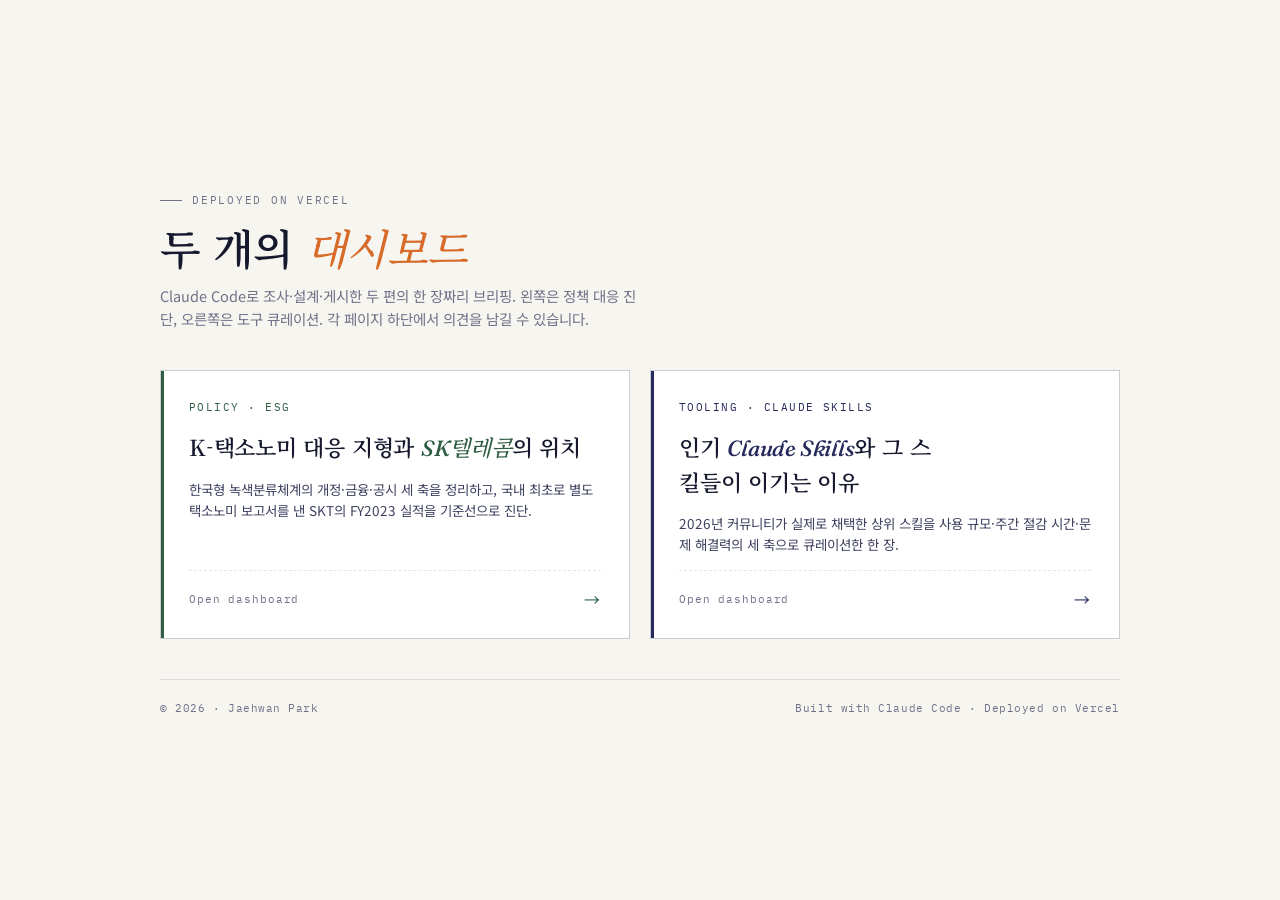
<file: index.html>
<!DOCTYPE html>
<html lang="ko">
<head>
<meta charset="utf-8">
<meta name="viewport" content="width=device-width,initial-scale=1">
<title>Dashboards · Jaehwan</title>
<link rel="preconnect" href="https://fonts.googleapis.com">
<link rel="preconnect" href="https://fonts.gstatic.com" crossorigin>
<link rel="stylesheet" href="https://fonts.googleapis.com/css2?family=Fraunces:opsz,ital,wght@9..144,0,500;9..144,1,500&family=IBM+Plex+Mono:wght@400;500&family=Noto+Sans+KR:wght@400;500;700&family=Noto+Serif+KR:wght@600&display=swap">
<style>
  :root {
    --ground: #F7F5F0;
    --panel: #FFFFFF;
    --ink: #16182E;
    --ink-2: #3E4260;
    --muted: #6F7288;
    --line: rgba(22, 24, 46, 0.11);
    --line-strong: rgba(22, 24, 46, 0.22);
    --accent-1: #2E5D42;
    --accent-1-tint: #E5EFE4;
    --accent-2: #252A5A;
    --accent-2-tint: #E4E5F3;
    --spice: #D66B2A;
    --serif-kr: "Noto Serif KR", ui-serif, Georgia, serif;
    --serif-en: "Fraunces", "Noto Serif KR", ui-serif, Georgia, serif;
    --sans: "Noto Sans KR", "Inter", system-ui, -apple-system, sans-serif;
    --mono: "IBM Plex Mono", "SF Mono", ui-monospace, monospace;
  }
  @media (prefers-color-scheme: dark) {
    :root:not([data-theme="light"]) {
      --ground: #14162A;
      --panel: #1D1F38;
      --ink: #ECEBF3;
      --ink-2: #C5C6DA;
      --muted: #8B8FA8;
      --line: rgba(236, 235, 243, 0.13);
      --line-strong: rgba(236, 235, 243, 0.26);
      --accent-1: #7CB08C;
      --accent-1-tint: #22322A;
      --accent-2: #8B94D8;
      --accent-2-tint: #29304F;
      --spice: #E68B54;
    }
  }
  * { box-sizing: border-box; }
  body {
    margin: 0;
    background: var(--ground);
    color: var(--ink);
    font-family: var(--sans);
    font-size: 15px;
    line-height: 1.55;
    -webkit-font-smoothing: antialiased;
    min-height: 100vh;
    display: flex;
    align-items: center;
    justify-content: center;
    padding: 40px 24px;
  }
  .wrap {
    max-width: 960px;
    width: 100%;
  }
  .eyebrow {
    font-family: var(--mono);
    font-size: 11px;
    letter-spacing: 0.16em;
    text-transform: uppercase;
    color: var(--muted);
    display: inline-flex;
    align-items: center;
    gap: 10px;
    margin-bottom: 16px;
  }
  .eyebrow::before {
    content: ""; width: 22px; height: 1px; background: currentColor;
  }
  h1 {
    font-family: var(--serif-kr);
    font-weight: 600;
    font-size: clamp(30px, 4vw, 42px);
    line-height: 1.08;
    letter-spacing: -0.015em;
    margin: 0 0 12px;
  }
  h1 em {
    font-family: var(--serif-en);
    font-style: italic;
    font-weight: 500;
    color: var(--spice);
  }
  .sub {
    color: var(--muted);
    max-width: 60ch;
    margin: 0 0 40px;
    font-size: 14.5px;
  }
  .grid {
    display: grid;
    grid-template-columns: repeat(2, 1fr);
    gap: 20px;
  }
  a.card {
    background: var(--panel);
    border: 1px solid var(--line-strong);
    padding: 28px 28px 26px;
    display: flex;
    flex-direction: column;
    gap: 14px;
    text-decoration: none;
    color: inherit;
    position: relative;
    transition: transform .18s ease, border-color .18s ease;
    min-height: 240px;
  }
  a.card:hover {
    transform: translateY(-2px);
  }
  a.card:focus-visible {
    outline: 2px solid var(--spice);
    outline-offset: 3px;
  }
  a.card::before {
    content: "";
    position: absolute;
    top: 0; left: 0; bottom: 0;
    width: 3px;
    background: var(--accent-1);
  }
  a.card.b::before { background: var(--accent-2); }
  .tag {
    font-family: var(--mono);
    font-size: 10.5px;
    letter-spacing: 0.14em;
    text-transform: uppercase;
    color: var(--accent-1);
  }
  a.card.b .tag { color: var(--accent-2); }
  .card h2 {
    font-family: var(--serif-kr);
    font-weight: 600;
    font-size: 22px;
    letter-spacing: -0.01em;
    margin: 0;
    text-wrap: balance;
  }
  .card h2 em {
    font-family: var(--serif-en);
    font-style: italic;
    color: var(--accent-1);
    font-weight: 500;
  }
  a.card.b h2 em { color: var(--accent-2); }
  .card p {
    margin: 0;
    color: var(--ink-2);
    font-size: 13.5px;
    line-height: 1.6;
  }
  .card .open {
    margin-top: auto;
    padding-top: 16px;
    border-top: 1px dashed var(--line);
    font-family: var(--mono);
    font-size: 11px;
    letter-spacing: 0.08em;
    color: var(--muted);
    display: flex;
    justify-content: space-between;
    align-items: center;
  }
  .card .open .arrow {
    font-family: var(--sans);
    font-size: 16px;
    color: var(--accent-1);
    transition: transform .18s ease;
  }
  a.card.b .arrow { color: var(--accent-2); }
  a.card:hover .arrow { transform: translateX(4px); }
  .foot {
    margin-top: 40px;
    padding-top: 20px;
    border-top: 1px solid var(--line);
    font-family: var(--mono);
    font-size: 11px;
    color: var(--muted);
    letter-spacing: 0.05em;
    display: flex;
    justify-content: space-between;
    flex-wrap: wrap;
    gap: 12px;
  }
  @media (max-width: 720px) {
    .grid { grid-template-columns: 1fr; }
  }
</style>
</head>
<body>
  <div class="wrap">
    <div class="eyebrow">Deployed on Vercel</div>
    <h1>두 개의 <em>대시보드</em></h1>
    <p class="sub">Claude Code로 조사·설계·게시한 두 편의 한 장짜리 브리핑. 왼쪽은 정책 대응 진단, 오른쪽은 도구 큐레이션. 각 페이지 하단에서 의견을 남길 수 있습니다.</p>

    <div class="grid">
      <a class="card" href="/k-taxonomy.html">
        <div class="tag">Policy · ESG</div>
        <h2>K-택소노미 대응 지형과 <em>SK텔레콤</em>의 위치</h2>
        <p>한국형 녹색분류체계의 개정·금융·공시 세 축을 정리하고, 국내 최초로 별도 택소노미 보고서를 낸 SKT의 FY2023 실적을 기준선으로 진단.</p>
        <div class="open"><span>Open dashboard</span><span class="arrow">→</span></div>
      </a>
      <a class="card b" href="/skills.html">
        <div class="tag">Tooling · Claude Skills</div>
        <h2>인기 <em>Claude Skills</em>와 그 스킬들이 이기는 이유</h2>
        <p>2026년 커뮤니티가 실제로 채택한 상위 스킬을 사용 규모·주간 절감 시간·문제 해결력의 세 축으로 큐레이션한 한 장.</p>
        <div class="open"><span>Open dashboard</span><span class="arrow">→</span></div>
      </a>
    </div>

    <div class="foot">
      <span>© 2026 · Jaehwan Park</span>
      <span>Built with Claude Code · Deployed on Vercel</span>
    </div>
  </div>
</body>
</html>
</file>
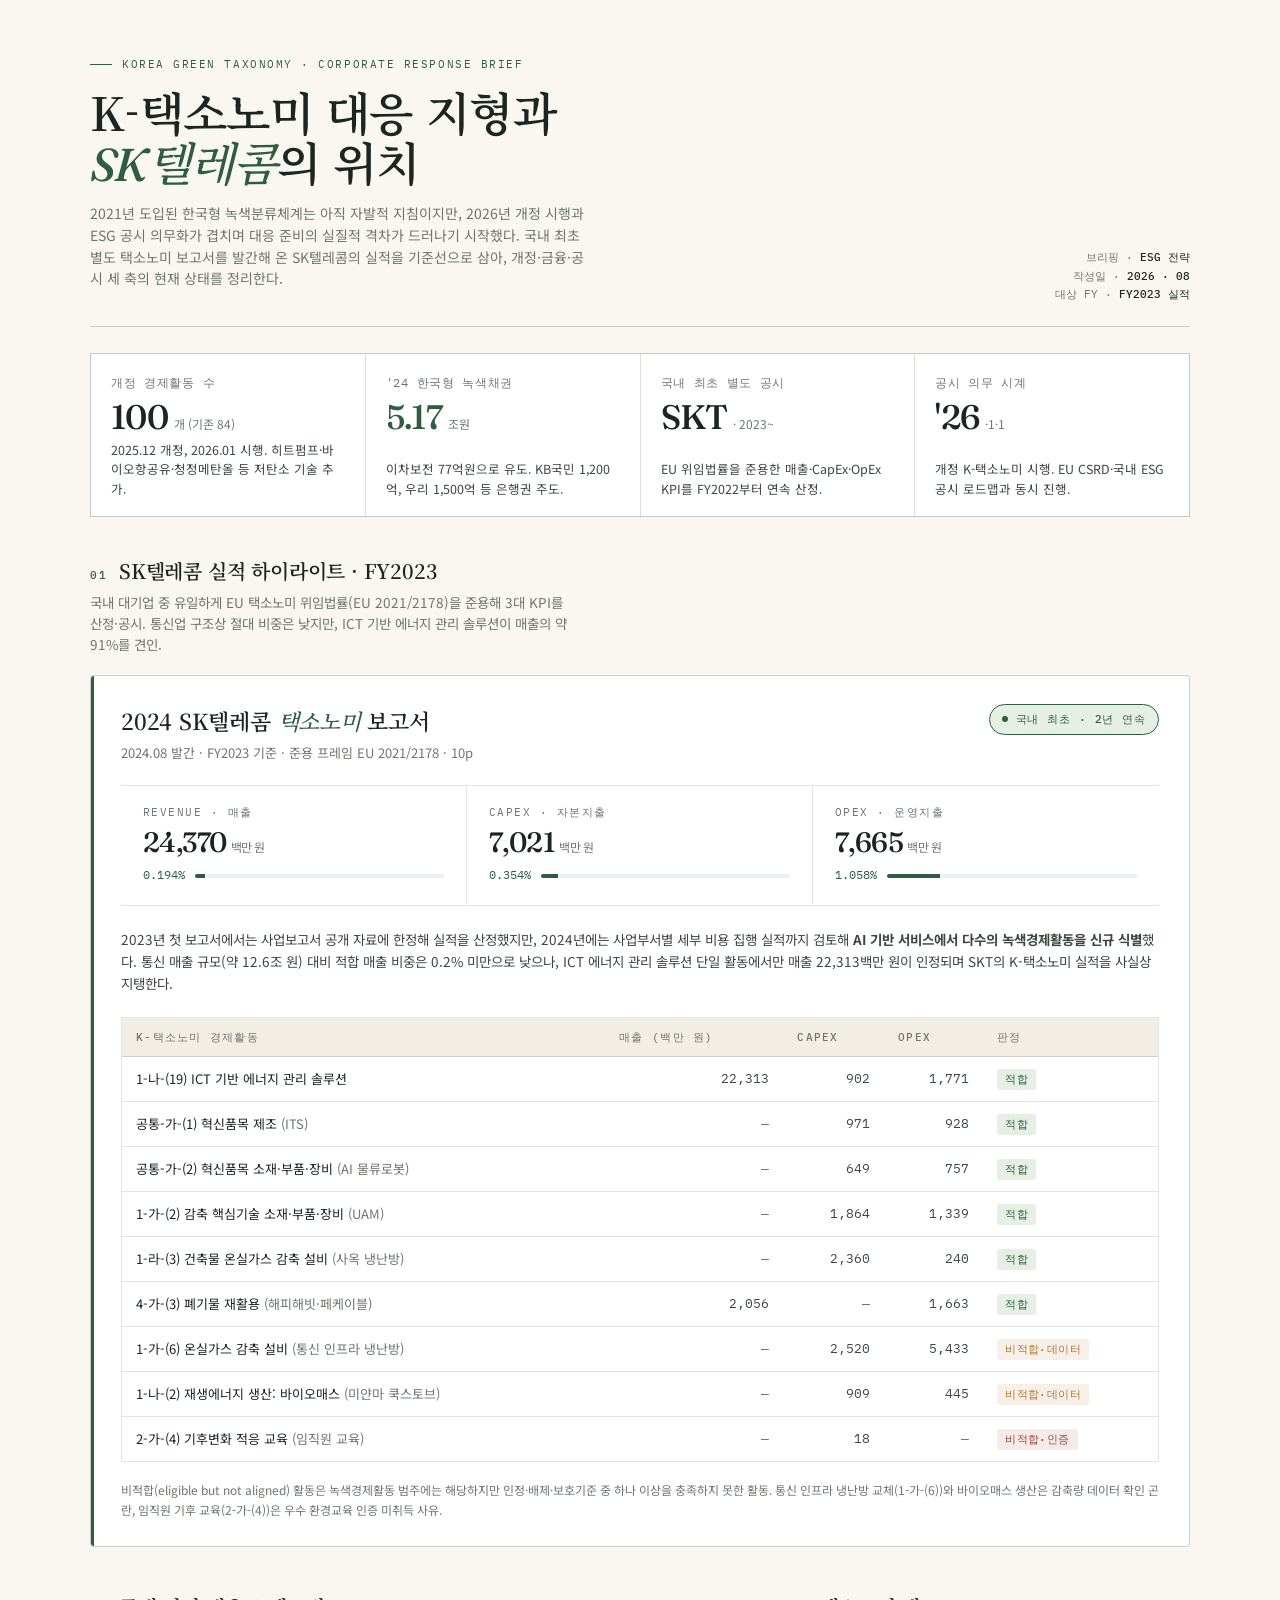
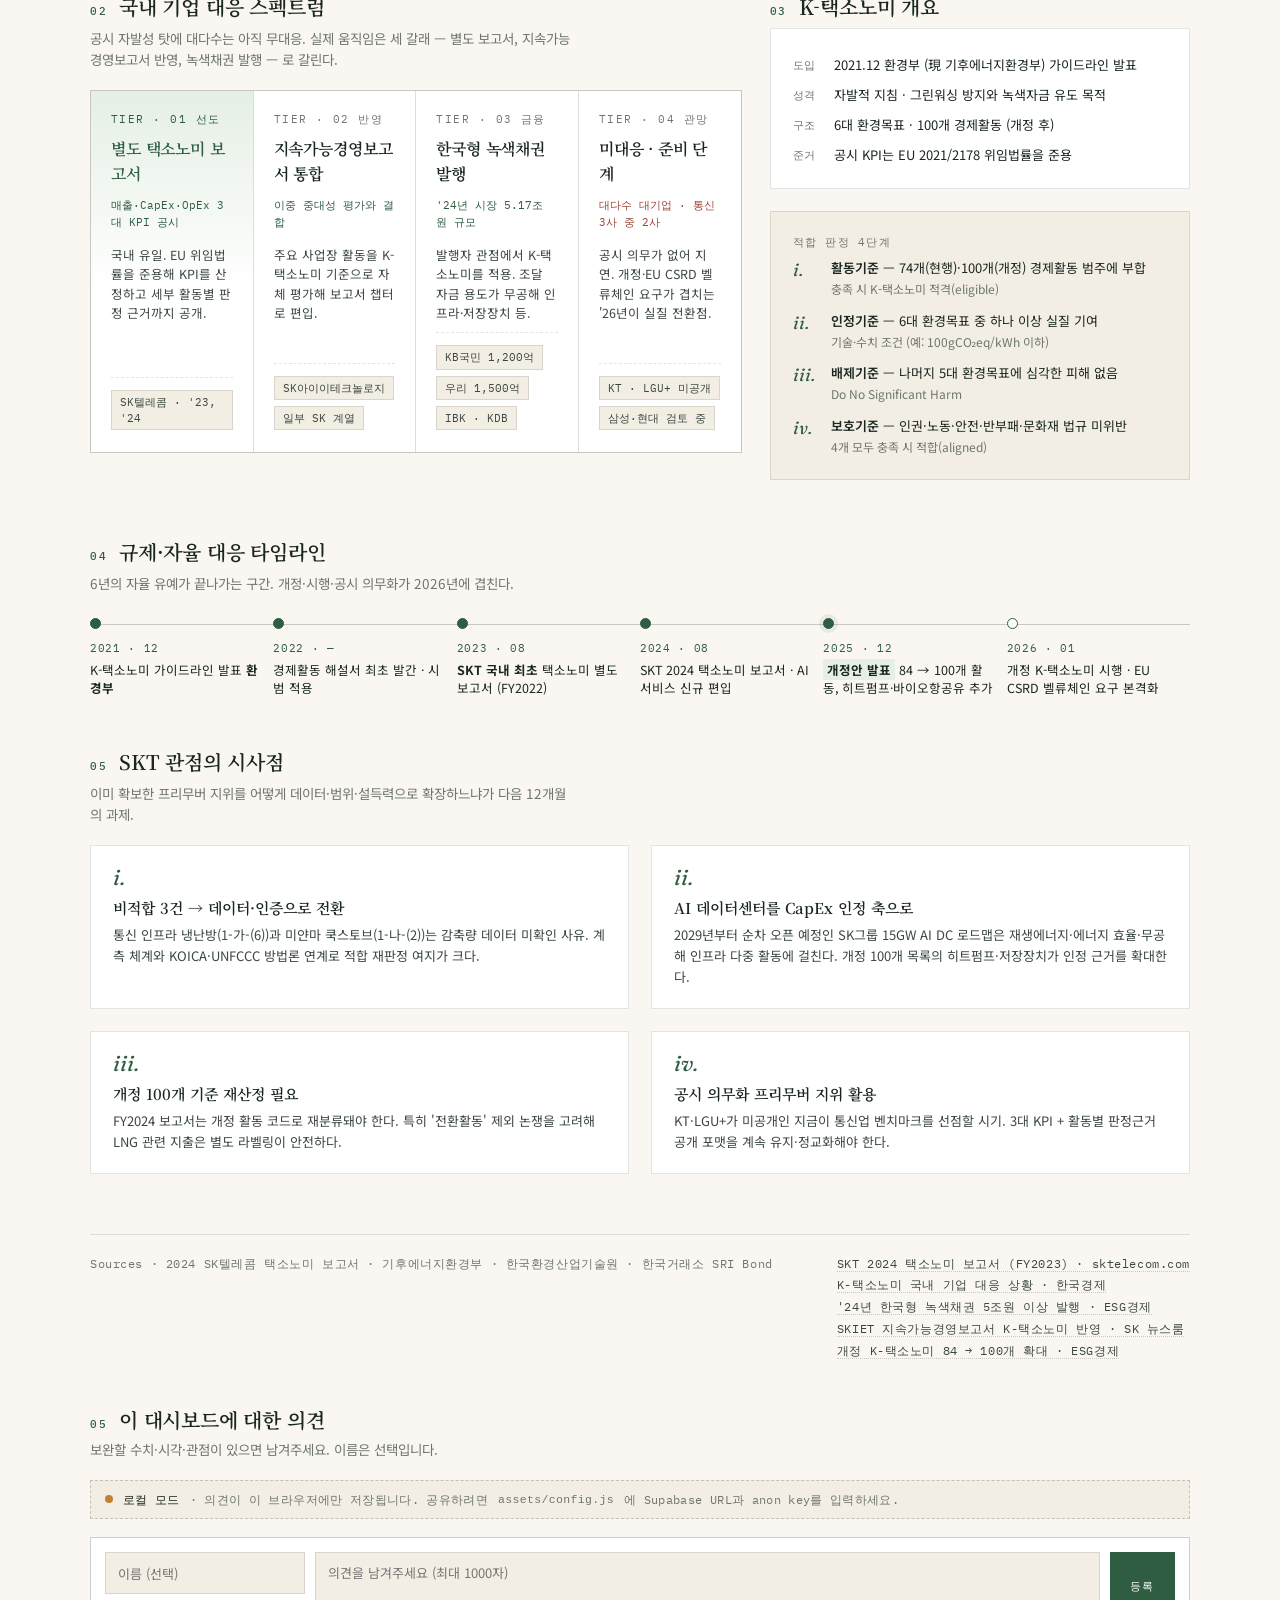
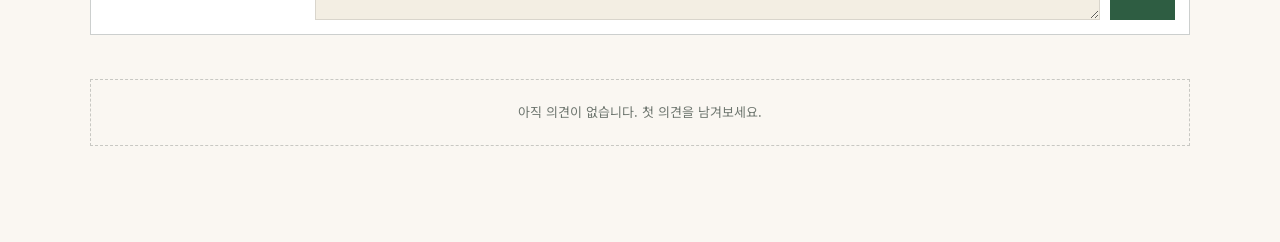
<file: k-taxonomy.html>
<!DOCTYPE html><html lang="ko"><head><meta charset="utf-8"><meta name="viewport" content="width=device-width,initial-scale=1"><title>K-택소노미 대응 현황</title>
<link rel="preconnect" href="https://fonts.googleapis.com">
<link rel="preconnect" href="https://fonts.gstatic.com" crossorigin>
<link rel="stylesheet" href="https://fonts.googleapis.com/css2?family=Fraunces:opsz,wght@9..144,400;9..144,500;9..144,600&family=IBM+Plex+Mono:wght@400;500&family=Noto+Sans+KR:wght@400;500;700&family=Noto+Serif+KR:wght@500;600;700&display=swap">
<style>
  :root {
    --ground: #FAF7F2;
    --panel: #FFFFFF;
    --panel-warm: #F3EEE3;
    --ink: #1A2620;
    --ink-2: #3B4741;
    --muted: #6E766F;
    --line: rgba(26, 38, 32, 0.12);
    --line-strong: rgba(26, 38, 32, 0.22);
    --accent: #2E5D42;
    --accent-2: #4E7F5C;
    --accent-soft: rgba(46, 93, 66, 0.09);
    --accent-tint: #E5EFE4;
    --amber: #B47630;
    --amber-soft: rgba(180, 118, 48, 0.11);
    --rust: #9C4636;
    --rust-soft: rgba(156, 70, 54, 0.10);
    --serif-kr: "Noto Serif KR", "Fraunces", ui-serif, Georgia, serif;
    --serif-en: "Fraunces", "Noto Serif KR", ui-serif, Georgia, serif;
    --sans: "Noto Sans KR", "Inter", system-ui, -apple-system, sans-serif;
    --mono: "IBM Plex Mono", "SF Mono", ui-monospace, monospace;
  }
  @media (prefers-color-scheme: dark) {
    :root:not([data-theme="light"]) {
      --ground: #131715;
      --panel: #1B211D;
      --panel-warm: #232925;
      --ink: #ECE9E0;
      --ink-2: #C4C6BE;
      --muted: #8B9188;
      --line: rgba(236, 233, 224, 0.13);
      --line-strong: rgba(236, 233, 224, 0.24);
      --accent: #7CB08C;
      --accent-2: #A5CBAF;
      --accent-soft: rgba(124, 176, 140, 0.13);
      --accent-tint: #22322A;
      --amber: #D69B58;
      --amber-soft: rgba(214, 155, 88, 0.14);
      --rust: #C87866;
      --rust-soft: rgba(200, 120, 102, 0.14);
    }
  }
  :root[data-theme="dark"] {
    --ground: #131715;
    --panel: #1B211D;
    --panel-warm: #232925;
    --ink: #ECE9E0;
    --ink-2: #C4C6BE;
    --muted: #8B9188;
    --line: rgba(236, 233, 224, 0.13);
    --line-strong: rgba(236, 233, 224, 0.24);
    --accent: #7CB08C;
    --accent-2: #A5CBAF;
    --accent-soft: rgba(124, 176, 140, 0.13);
    --accent-tint: #22322A;
    --amber: #D69B58;
    --amber-soft: rgba(214, 155, 88, 0.14);
    --rust: #C87866;
    --rust-soft: rgba(200, 120, 102, 0.14);
  }

  * { box-sizing: border-box; }
  body {
    margin: 0;
    background: var(--ground);
    color: var(--ink);
    font-family: var(--sans);
    font-size: 14.5px;
    line-height: 1.55;
    -webkit-font-smoothing: antialiased;
    font-variant-numeric: tabular-nums;
  }

  .page {
    max-width: 1180px;
    margin: 0 auto;
    padding: 48px 40px 96px;
  }

  /* -------- Masthead -------- */
  .masthead {
    display: grid;
    grid-template-columns: 1fr auto;
    align-items: end;
    gap: 24px;
    padding-bottom: 22px;
    border-bottom: 1px solid var(--line-strong);
  }
  .eyebrow {
    font-family: var(--mono);
    font-size: 11px;
    letter-spacing: 0.14em;
    text-transform: uppercase;
    color: var(--accent);
    display: inline-flex;
    align-items: center;
    gap: 10px;
    margin-bottom: 14px;
  }
  .eyebrow::before {
    content: "";
    width: 22px;
    height: 1px;
    background: var(--accent);
  }
  h1 {
    font-family: var(--serif-kr);
    font-weight: 600;
    font-size: clamp(34px, 4.4vw, 46px);
    line-height: 1.08;
    letter-spacing: -0.015em;
    margin: 0 0 10px;
    text-wrap: balance;
  }
  h1 em {
    font-family: var(--serif-en);
    font-style: italic;
    font-weight: 500;
    color: var(--accent);
  }
  .sub {
    color: var(--muted);
    max-width: 62ch;
    font-size: 14px;
  }
  .stamp {
    font-family: var(--mono);
    font-size: 11px;
    color: var(--muted);
    text-align: right;
    line-height: 1.7;
    white-space: nowrap;
  }
  .stamp b { color: var(--ink); font-weight: 500; }

  /* -------- Summary strip -------- */
  .strip {
    margin: 26px 0 38px;
    display: grid;
    grid-template-columns: repeat(4, 1fr);
    gap: 1px;
    background: var(--line);
    border: 1px solid var(--line);
  }
  .kpi {
    background: var(--panel);
    padding: 20px 20px 18px;
    display: flex;
    flex-direction: column;
    gap: 6px;
    min-height: 118px;
  }
  .kpi .lbl {
    font-size: 11.5px;
    letter-spacing: 0.06em;
    color: var(--muted);
    text-transform: uppercase;
    font-family: var(--mono);
  }
  .kpi .val {
    font-family: var(--serif-en);
    font-weight: 500;
    font-size: 34px;
    line-height: 1;
    letter-spacing: -0.02em;
    color: var(--ink);
    margin-top: 2px;
  }
  .kpi .val small {
    font-family: var(--sans);
    font-size: 12px;
    color: var(--muted);
    font-weight: 400;
    margin-left: 6px;
    letter-spacing: 0;
  }
  .kpi .note {
    font-size: 12.5px;
    color: var(--ink-2);
    margin-top: auto;
  }
  .kpi.accent .val { color: var(--accent); }

  /* -------- Grid -------- */
  .grid {
    display: grid;
    grid-template-columns: 1.55fr 1fr;
    gap: 28px;
    margin-bottom: 34px;
  }
  section h2 {
    font-family: var(--serif-kr);
    font-weight: 600;
    font-size: 20px;
    letter-spacing: -0.01em;
    margin: 0 0 6px;
    display: flex;
    align-items: baseline;
    gap: 12px;
  }
  section h2 .num {
    font-family: var(--mono);
    font-size: 11px;
    letter-spacing: 0.14em;
    color: var(--accent);
    font-weight: 500;
  }
  section h2 + .lede {
    color: var(--muted);
    margin: 0 0 20px;
    font-size: 13.5px;
    max-width: 60ch;
  }

  /* -------- Featured SKT card -------- */
  .featured {
    background: var(--panel);
    border: 1px solid var(--line-strong);
    border-radius: 4px;
    padding: 28px 30px 26px;
    position: relative;
    overflow: hidden;
  }
  .featured::before {
    content: "";
    position: absolute;
    top: 0; left: 0; bottom: 0;
    width: 3px;
    background: var(--accent);
  }
  .featured-head {
    display: flex;
    justify-content: space-between;
    align-items: flex-start;
    gap: 20px;
    margin-bottom: 22px;
  }
  .featured-title {
    font-family: var(--serif-kr);
    font-size: 22px;
    font-weight: 600;
    margin: 0 0 4px;
    letter-spacing: -0.01em;
  }
  .featured-title em {
    font-family: var(--serif-en);
    font-style: italic;
    color: var(--accent);
    font-weight: 500;
  }
  .featured-sub { font-size: 13px; color: var(--muted); }

  .status-pill {
    display: inline-flex;
    align-items: center;
    gap: 8px;
    padding: 6px 12px;
    background: var(--accent-tint);
    color: var(--accent);
    border: 1px solid var(--accent);
    border-radius: 999px;
    font-size: 11px;
    font-weight: 500;
    font-family: var(--mono);
    letter-spacing: 0.08em;
    text-transform: uppercase;
    white-space: nowrap;
  }
  .status-pill .dot {
    width: 6px; height: 6px; border-radius: 50%;
    background: var(--accent);
  }

  .kpi-row {
    display: grid;
    grid-template-columns: repeat(3, 1fr);
    gap: 0;
    border-top: 1px solid var(--line);
    border-bottom: 1px solid var(--line);
  }
  .kpi-cell {
    padding: 18px 22px 20px;
    border-right: 1px solid var(--line);
  }
  .kpi-cell:last-child { border-right: 0; }
  .kpi-cell .k-label {
    font-family: var(--mono);
    font-size: 10.5px;
    letter-spacing: 0.14em;
    text-transform: uppercase;
    color: var(--muted);
    margin-bottom: 8px;
  }
  .kpi-cell .k-amount {
    font-family: var(--serif-en);
    font-weight: 500;
    font-size: 28px;
    letter-spacing: -0.02em;
    line-height: 1;
    color: var(--ink);
  }
  .kpi-cell .k-amount .unit {
    font-family: var(--sans);
    font-size: 12px;
    color: var(--muted);
    font-weight: 400;
    margin-left: 4px;
  }
  .kpi-cell .k-ratio {
    display: flex;
    align-items: center;
    gap: 10px;
    margin-top: 10px;
    font-family: var(--mono);
    font-size: 12px;
    color: var(--accent);
  }
  .bar {
    flex: 1;
    height: 4px;
    background: var(--accent-soft);
    border-radius: 2px;
    position: relative;
    overflow: hidden;
  }
  .bar > i {
    position: absolute;
    inset: 0 auto 0 0;
    background: var(--accent);
    display: block;
  }

  .featured-body {
    margin-top: 22px;
    display: grid;
    grid-template-columns: 1fr;
    gap: 18px;
  }
  .featured-body p {
    margin: 0;
    color: var(--ink-2);
    font-size: 13.5px;
    line-height: 1.65;
  }

  /* -------- Activity breakdown table -------- */
  .table-wrap {
    overflow-x: auto;
    margin-top: 4px;
    border: 1px solid var(--line);
  }
  table.act {
    width: 100%;
    border-collapse: collapse;
    font-size: 13px;
    background: var(--panel);
  }
  table.act th, table.act td {
    padding: 11px 14px;
    text-align: left;
    border-bottom: 1px solid var(--line);
  }
  table.act thead th {
    font-family: var(--mono);
    font-size: 10.5px;
    letter-spacing: 0.12em;
    text-transform: uppercase;
    color: var(--muted);
    font-weight: 500;
    background: var(--panel-warm);
    border-bottom: 1px solid var(--line-strong);
  }
  table.act tbody tr:last-child td { border-bottom: 0; }
  table.act td.num {
    font-family: var(--mono);
    text-align: right;
    color: var(--ink-2);
  }
  table.act td.num.zero { color: var(--muted); }
  table.act .tag {
    display: inline-block;
    padding: 2px 8px;
    border-radius: 3px;
    font-size: 11px;
    font-family: var(--mono);
    letter-spacing: 0.04em;
    font-weight: 500;
  }
  .tag.fit  { background: var(--accent-tint); color: var(--accent); }
  .tag.warn { background: var(--amber-soft); color: var(--amber); }
  .tag.gap  { background: var(--rust-soft);  color: var(--rust); }

  /* -------- Right column: overview -------- */
  .aside .box {
    background: var(--panel);
    border: 1px solid var(--line);
    padding: 22px 22px;
    margin-bottom: 22px;
  }
  .aside .box.dark {
    background: var(--panel-warm);
  }
  .def-list {
    display: grid;
    grid-template-columns: max-content 1fr;
    gap: 10px 18px;
    font-size: 13px;
    margin: 4px 0 0;
  }
  .def-list dt {
    font-family: var(--mono);
    font-size: 11px;
    letter-spacing: 0.08em;
    color: var(--muted);
    text-transform: uppercase;
    padding-top: 2px;
  }
  .def-list dd {
    margin: 0;
    color: var(--ink);
  }
  .criteria {
    list-style: none;
    padding: 0;
    margin: 6px 0 0;
    display: grid;
    gap: 12px;
  }
  .criteria li {
    display: grid;
    grid-template-columns: 26px 1fr;
    gap: 12px;
    font-size: 13px;
  }
  .criteria .n {
    font-family: var(--serif-en);
    font-style: italic;
    color: var(--accent);
    font-size: 18px;
    line-height: 1.1;
  }
  .criteria b {
    font-weight: 600;
    color: var(--ink);
  }
  .criteria span {
    display: block;
    color: var(--muted);
    font-size: 12px;
    margin-top: 2px;
  }

  /* -------- Spectrum -------- */
  .spectrum {
    display: grid;
    grid-template-columns: repeat(4, 1fr);
    gap: 1px;
    background: var(--line);
    border: 1px solid var(--line);
  }
  .lane {
    background: var(--panel);
    padding: 20px 20px 22px;
    display: flex;
    flex-direction: column;
    gap: 10px;
    min-height: 240px;
  }
  .lane .step {
    font-family: var(--mono);
    font-size: 10.5px;
    letter-spacing: 0.14em;
    color: var(--muted);
    text-transform: uppercase;
  }
  .lane h3 {
    font-family: var(--serif-kr);
    font-size: 16px;
    font-weight: 600;
    margin: 0;
    letter-spacing: -0.01em;
  }
  .lane .meta {
    font-family: var(--mono);
    font-size: 11px;
    color: var(--accent);
  }
  .lane p {
    color: var(--ink-2);
    font-size: 12.5px;
    line-height: 1.55;
    margin: 4px 0 0;
  }
  .lane .co {
    margin-top: auto;
    padding-top: 12px;
    border-top: 1px dashed var(--line);
    display: flex;
    flex-wrap: wrap;
    gap: 6px;
  }
  .co .chip {
    font-family: var(--mono);
    font-size: 10.5px;
    color: var(--ink-2);
    padding: 3px 8px;
    background: var(--panel-warm);
    border: 1px solid var(--line);
  }
  .lane.lead .step,
  .lane.lead h3,
  .lane.lead .meta { color: var(--accent); }
  .lane.lead { background: linear-gradient(180deg, var(--accent-tint), var(--panel) 55%); }
  .lane.gap .meta { color: var(--rust); }

  /* -------- Timeline -------- */
  .timeline {
    display: grid;
    grid-template-columns: repeat(6, 1fr);
    gap: 0;
    margin-top: 12px;
    position: relative;
    padding-top: 26px;
  }
  .timeline::before {
    content: "";
    position: absolute;
    top: 10px;
    left: 0; right: 0;
    height: 1px;
    background: var(--line-strong);
  }
  .tl-node {
    position: relative;
    padding: 0 12px 4px 0;
  }
  .tl-node::before {
    content: "";
    position: absolute;
    top: -22px;
    left: 0;
    width: 9px; height: 9px;
    border-radius: 50%;
    background: var(--panel);
    border: 1.5px solid var(--accent);
  }
  .tl-node.done::before { background: var(--accent); }
  .tl-node.now::before {
    background: var(--accent);
    box-shadow: 0 0 0 4px var(--accent-soft);
  }
  .tl-node .date {
    font-family: var(--mono);
    font-size: 11px;
    color: var(--accent);
    letter-spacing: 0.06em;
    margin-bottom: 4px;
  }
  .tl-node .ev {
    font-size: 12.5px;
    color: var(--ink);
    line-height: 1.5;
  }
  .tl-node.now .ev b {
    background: var(--accent-tint);
    padding: 1px 4px;
    box-shadow: inset 0 -6px 0 var(--accent-tint);
  }

  /* -------- Implications -------- */
  .implications {
    display: grid;
    grid-template-columns: repeat(2, 1fr);
    gap: 22px;
    margin-top: 18px;
  }
  .imp {
    padding: 20px 22px;
    border: 1px solid var(--line);
    background: var(--panel);
    position: relative;
  }
  .imp .idx {
    font-family: var(--serif-en);
    font-style: italic;
    color: var(--accent);
    font-size: 22px;
    line-height: 1;
    margin-bottom: 8px;
  }
  .imp h4 {
    margin: 0 0 6px;
    font-family: var(--serif-kr);
    font-weight: 600;
    font-size: 15px;
  }
  .imp p {
    margin: 0;
    color: var(--ink-2);
    font-size: 13px;
    line-height: 1.6;
  }

  /* -------- Footer -------- */
  .foot {
    margin-top: 60px;
    padding-top: 20px;
    border-top: 1px solid var(--line);
    display: flex;
    justify-content: space-between;
    gap: 24px;
    flex-wrap: wrap;
    font-size: 11.5px;
    color: var(--muted);
    font-family: var(--mono);
    letter-spacing: 0.05em;
  }
  .foot ul { list-style: none; padding: 0; margin: 0; display: grid; gap: 4px; max-width: 620px; }
  .foot a { color: var(--ink-2); text-decoration: none; border-bottom: 1px dotted var(--line-strong); }

  /* Section spacing */
  section { margin-bottom: 44px; }
  section:last-of-type { margin-bottom: 0; }

  @media (max-width: 900px) {
    .page { padding: 32px 22px 72px; }
    .strip, .spectrum { grid-template-columns: repeat(2, 1fr); }
    .grid { grid-template-columns: 1fr; }
    .kpi-row { grid-template-columns: 1fr; }
    .kpi-cell { border-right: 0; border-bottom: 1px solid var(--line); }
    .kpi-cell:last-child { border-bottom: 0; }
    .timeline { grid-template-columns: 1fr 1fr; }
    .timeline::before { display: none; }
    .tl-node { padding: 0; border-left: 1.5px solid var(--accent); padding-left: 14px; margin-bottom: 14px; }
    .tl-node::before { top: 0; left: -6px; }
    .implications { grid-template-columns: 1fr; }
    .masthead { grid-template-columns: 1fr; }
    .stamp { text-align: left; white-space: normal; }
  }
</style>
<link rel="stylesheet" href="/assets/comments.css">
</head><body><div class="page">

  <!-- MASTHEAD -->
  <header class="masthead">
    <div>
      <div class="eyebrow">Korea Green Taxonomy · Corporate Response Brief</div>
      <h1>K-택소노미 대응 지형과<br><em>SK텔레콤</em>의 위치</h1>
      <p class="sub">2021년 도입된 한국형 녹색분류체계는 아직 자발적 지침이지만, 2026년 개정 시행과 ESG 공시 의무화가 겹치며 대응 준비의 실질적 격차가 드러나기 시작했다. 국내 최초 별도 택소노미 보고서를 발간해 온 SK텔레콤의 실적을 기준선으로 삼아, 개정·금융·공시 세 축의 현재 상태를 정리한다.</p>
    </div>
    <div class="stamp">
      브리핑 · <b>ESG 전략</b><br>
      작성일 · <b>2026 · 08</b><br>
      대상 FY · <b>FY2023 실적</b>
    </div>
  </header>

  <!-- SUMMARY STRIP -->
  <div class="strip" role="group" aria-label="핵심 지표">
    <div class="kpi">
      <div class="lbl">개정 경제활동 수</div>
      <div class="val">100<small>개 (기존 84)</small></div>
      <div class="note">2025.12 개정, 2026.01 시행. 히트펌프·바이오항공유·청정메탄올 등 저탄소 기술 추가.</div>
    </div>
    <div class="kpi accent">
      <div class="lbl">'24 한국형 녹색채권</div>
      <div class="val">5.17<small>조원</small></div>
      <div class="note">이차보전 77억원으로 유도. KB국민 1,200억, 우리 1,500억 등 은행권 주도.</div>
    </div>
    <div class="kpi">
      <div class="lbl">국내 최초 별도 공시</div>
      <div class="val">SKT<small>· 2023~</small></div>
      <div class="note">EU 위임법률을 준용한 매출·CapEx·OpEx KPI를 FY2022부터 연속 산정.</div>
    </div>
    <div class="kpi">
      <div class="lbl">공시 의무 시계</div>
      <div class="val">'26<small>·1·1</small></div>
      <div class="note">개정 K-택소노미 시행. EU CSRD·국내 ESG 공시 로드맵과 동시 진행.</div>
    </div>
  </div>

  <!-- FEATURED: SKT -->
  <section>
    <h2><span class="num">01</span> SK텔레콤 실적 하이라이트 · FY2023</h2>
    <p class="lede">국내 대기업 중 유일하게 EU 택소노미 위임법률(EU 2021/2178)을 준용해 3대 KPI를 산정·공시. 통신업 구조상 절대 비중은 낮지만, ICT 기반 에너지 관리 솔루션이 매출의 약 91%를 견인.</p>

    <div class="featured">
      <div class="featured-head">
        <div>
          <h3 class="featured-title">2024 SK텔레콤 <em>택소노미</em> 보고서</h3>
          <div class="featured-sub">2024.08 발간 · FY2023 기준 · 준용 프레임 EU 2021/2178 · 10p</div>
        </div>
        <span class="status-pill"><span class="dot"></span>국내 최초 · 2년 연속</span>
      </div>

      <div class="kpi-row">
        <div class="kpi-cell">
          <div class="k-label">Revenue · 매출</div>
          <div class="k-amount">24,370<span class="unit">백만 원</span></div>
          <div class="k-ratio">
            <span>0.194%</span>
            <span class="bar"><i style="width: 4%"></i></span>
          </div>
        </div>
        <div class="kpi-cell">
          <div class="k-label">CapEx · 자본지출</div>
          <div class="k-amount">7,021<span class="unit">백만 원</span></div>
          <div class="k-ratio">
            <span>0.354%</span>
            <span class="bar"><i style="width: 7%"></i></span>
          </div>
        </div>
        <div class="kpi-cell">
          <div class="k-label">OpEx · 운영지출</div>
          <div class="k-amount">7,665<span class="unit">백만 원</span></div>
          <div class="k-ratio">
            <span>1.058%</span>
            <span class="bar"><i style="width: 21%"></i></span>
          </div>
        </div>
      </div>

      <div class="featured-body">
        <p>2023년 첫 보고서에서는 사업보고서 공개 자료에 한정해 실적을 산정했지만, 2024년에는 사업부서별 세부 비용 집행 실적까지 검토해 <b>AI 기반 서비스에서 다수의 녹색경제활동을 신규 식별</b>했다. 통신 매출 규모(약 12.6조 원) 대비 적합 매출 비중은 0.2% 미만으로 낮으나, ICT 에너지 관리 솔루션 단일 활동에서만 매출 22,313백만 원이 인정되며 SKT의 K-택소노미 실적을 사실상 지탱한다.</p>

        <div class="table-wrap">
          <table class="act">
            <thead>
              <tr>
                <th>K-택소노미 경제활동</th>
                <th>매출 (백만 원)</th>
                <th>CapEx</th>
                <th>OpEx</th>
                <th>판정</th>
              </tr>
            </thead>
            <tbody>
              <tr>
                <td>1-나-(19) ICT 기반 에너지 관리 솔루션</td>
                <td class="num">22,313</td>
                <td class="num">902</td>
                <td class="num">1,771</td>
                <td><span class="tag fit">적합</span></td>
              </tr>
              <tr>
                <td>공통-가-(1) 혁신품목 제조 <span style="color:var(--muted)">(ITS)</span></td>
                <td class="num zero">—</td>
                <td class="num">971</td>
                <td class="num">928</td>
                <td><span class="tag fit">적합</span></td>
              </tr>
              <tr>
                <td>공통-가-(2) 혁신품목 소재·부품·장비 <span style="color:var(--muted)">(AI 물류로봇)</span></td>
                <td class="num zero">—</td>
                <td class="num">649</td>
                <td class="num">757</td>
                <td><span class="tag fit">적합</span></td>
              </tr>
              <tr>
                <td>1-가-(2) 감축 핵심기술 소재·부품·장비 <span style="color:var(--muted)">(UAM)</span></td>
                <td class="num zero">—</td>
                <td class="num">1,864</td>
                <td class="num">1,339</td>
                <td><span class="tag fit">적합</span></td>
              </tr>
              <tr>
                <td>1-라-(3) 건축물 온실가스 감축 설비 <span style="color:var(--muted)">(사옥 냉난방)</span></td>
                <td class="num zero">—</td>
                <td class="num">2,360</td>
                <td class="num">240</td>
                <td><span class="tag fit">적합</span></td>
              </tr>
              <tr>
                <td>4-가-(3) 폐기물 재활용 <span style="color:var(--muted)">(해피해빗·페케이블)</span></td>
                <td class="num">2,056</td>
                <td class="num zero">—</td>
                <td class="num">1,663</td>
                <td><span class="tag fit">적합</span></td>
              </tr>
              <tr>
                <td>1-가-(6) 온실가스 감축 설비 <span style="color:var(--muted)">(통신 인프라 냉난방)</span></td>
                <td class="num zero">—</td>
                <td class="num">2,520</td>
                <td class="num">5,433</td>
                <td><span class="tag warn">비적합·데이터</span></td>
              </tr>
              <tr>
                <td>1-나-(2) 재생에너지 생산: 바이오매스 <span style="color:var(--muted)">(미얀마 쿡스토브)</span></td>
                <td class="num zero">—</td>
                <td class="num">909</td>
                <td class="num">445</td>
                <td><span class="tag warn">비적합·데이터</span></td>
              </tr>
              <tr>
                <td>2-가-(4) 기후변화 적응 교육 <span style="color:var(--muted)">(임직원 교육)</span></td>
                <td class="num zero">—</td>
                <td class="num">18</td>
                <td class="num zero">—</td>
                <td><span class="tag gap">비적합·인증</span></td>
              </tr>
            </tbody>
          </table>
        </div>

        <p style="color:var(--muted); font-size:12px;">비적합(eligible but not aligned) 활동은 녹색경제활동 범주에는 해당하지만 인정·배제·보호기준 중 하나 이상을 충족하지 못한 활동. 통신 인프라 냉난방 교체(1-가-(6))와 바이오매스 생산은 감축량 데이터 확인 곤란, 임직원 기후 교육(2-가-(4))은 우수 환경교육 인증 미취득 사유.</p>
      </div>
    </div>
  </section>

  <!-- OVERVIEW + PROCESS (2-col) -->
  <div class="grid">
    <section>
      <h2><span class="num">02</span> 국내 기업 대응 스펙트럼</h2>
      <p class="lede">공시 자발성 탓에 대다수는 아직 무대응. 실제 움직임은 세 갈래 — 별도 보고서, 지속가능경영보고서 반영, 녹색채권 발행 — 로 갈린다.</p>

      <div class="spectrum">
        <div class="lane lead">
          <div class="step">Tier · 01 선도</div>
          <h3>별도 택소노미 보고서</h3>
          <div class="meta">매출·CapEx·OpEx 3대 KPI 공시</div>
          <p>국내 유일. EU 위임법률을 준용해 KPI를 산정하고 세부 활동별 판정 근거까지 공개.</p>
          <div class="co">
            <span class="chip">SK텔레콤 · '23, '24</span>
          </div>
        </div>

        <div class="lane">
          <div class="step">Tier · 02 반영</div>
          <h3>지속가능경영보고서 통합</h3>
          <div class="meta">이중 중대성 평가와 결합</div>
          <p>주요 사업장 활동을 K-택소노미 기준으로 자체 평가해 보고서 챕터로 편입.</p>
          <div class="co">
            <span class="chip">SK아이이테크놀로지</span>
            <span class="chip">일부 SK 계열</span>
          </div>
        </div>

        <div class="lane">
          <div class="step">Tier · 03 금융</div>
          <h3>한국형 녹색채권 발행</h3>
          <div class="meta">'24년 시장 5.17조 원 규모</div>
          <p>발행자 관점에서 K-택소노미를 적용. 조달 자금 용도가 무공해 인프라·저장장치 등.</p>
          <div class="co">
            <span class="chip">KB국민 1,200억</span>
            <span class="chip">우리 1,500억</span>
            <span class="chip">IBK · KDB</span>
          </div>
        </div>

        <div class="lane gap">
          <div class="step">Tier · 04 관망</div>
          <h3>미대응 · 준비 단계</h3>
          <div class="meta">대다수 대기업 · 통신 3사 중 2사</div>
          <p>공시 의무가 없어 지연. 개정·EU CSRD 벨류체인 요구가 겹치는 '26년이 실질 전환점.</p>
          <div class="co">
            <span class="chip">KT · LGU+ 미공개</span>
            <span class="chip">삼성·현대 검토 중</span>
          </div>
        </div>
      </div>
    </section>

    <aside class="aside">
      <section>
        <h2><span class="num">03</span> K-택소노미 개요</h2>

        <div class="box">
          <dl class="def-list">
            <dt>도입</dt><dd>2021.12 환경부 (現 기후에너지환경부) 가이드라인 발표</dd>
            <dt>성격</dt><dd>자발적 지침 · 그린워싱 방지와 녹색자금 유도 목적</dd>
            <dt>구조</dt><dd>6대 환경목표 · 100개 경제활동 (개정 후)</dd>
            <dt>준거</dt><dd>공시 KPI는 EU 2021/2178 위임법률을 준용</dd>
          </dl>
        </div>

        <div class="box dark">
          <div style="font-family: var(--mono); font-size: 10.5px; letter-spacing:.12em; color: var(--muted); text-transform:uppercase; margin-bottom:8px;">적합 판정 4단계</div>
          <ol class="criteria">
            <li>
              <span class="n">i.</span>
              <div><b>활동기준</b> — 74개(현행)·100개(개정) 경제활동 범주에 부합
                <span>충족 시 K-택소노미 적격(eligible)</span></div>
            </li>
            <li>
              <span class="n">ii.</span>
              <div><b>인정기준</b> — 6대 환경목표 중 하나 이상 실질 기여
                <span>기술·수치 조건 (예: 100gCO₂eq/kWh 이하)</span></div>
            </li>
            <li>
              <span class="n">iii.</span>
              <div><b>배제기준</b> — 나머지 5대 환경목표에 심각한 피해 없음
                <span>Do No Significant Harm</span></div>
            </li>
            <li>
              <span class="n">iv.</span>
              <div><b>보호기준</b> — 인권·노동·안전·반부패·문화재 법규 미위반
                <span>4개 모두 충족 시 적합(aligned)</span></div>
            </li>
          </ol>
        </div>
      </section>
    </aside>
  </div>

  <!-- TIMELINE -->
  <section>
    <h2><span class="num">04</span> 규제·자율 대응 타임라인</h2>
    <p class="lede">6년의 자율 유예가 끝나가는 구간. 개정·시행·공시 의무화가 2026년에 겹친다.</p>
    <div class="timeline">
      <div class="tl-node done">
        <div class="date">2021 · 12</div>
        <div class="ev">K-택소노미 가이드라인 발표 <b>환경부</b></div>
      </div>
      <div class="tl-node done">
        <div class="date">2022 · —</div>
        <div class="ev">경제활동 해설서 최초 발간 · 시범 적용</div>
      </div>
      <div class="tl-node done">
        <div class="date">2023 · 08</div>
        <div class="ev"><b>SKT 국내 최초</b> 택소노미 별도 보고서 (FY2022)</div>
      </div>
      <div class="tl-node done">
        <div class="date">2024 · 08</div>
        <div class="ev">SKT 2024 택소노미 보고서 · AI 서비스 신규 편입</div>
      </div>
      <div class="tl-node now">
        <div class="date">2025 · 12</div>
        <div class="ev"><b>개정안 발표</b> 84 → 100개 활동, 히트펌프·바이오항공유 추가</div>
      </div>
      <div class="tl-node">
        <div class="date">2026 · 01</div>
        <div class="ev">개정 K-택소노미 시행 · EU CSRD 벨류체인 요구 본격화</div>
      </div>
    </div>
  </section>

  <!-- IMPLICATIONS -->
  <section>
    <h2><span class="num">05</span> SKT 관점의 시사점</h2>
    <p class="lede">이미 확보한 프리무버 지위를 어떻게 데이터·범위·설득력으로 확장하느냐가 다음 12개월의 과제.</p>

    <div class="implications">
      <div class="imp">
        <div class="idx">i.</div>
        <h4>비적합 3건 → 데이터·인증으로 전환</h4>
        <p>통신 인프라 냉난방(1-가-(6))과 미얀마 쿡스토브(1-나-(2))는 감축량 데이터 미확인 사유. 계측 체계와 KOICA·UNFCCC 방법론 연계로 적합 재판정 여지가 크다.</p>
      </div>
      <div class="imp">
        <div class="idx">ii.</div>
        <h4>AI 데이터센터를 CapEx 인정 축으로</h4>
        <p>2029년부터 순차 오픈 예정인 SK그룹 15GW AI DC 로드맵은 재생에너지·에너지 효율·무공해 인프라 다중 활동에 걸친다. 개정 100개 목록의 히트펌프·저장장치가 인정 근거를 확대한다.</p>
      </div>
      <div class="imp">
        <div class="idx">iii.</div>
        <h4>개정 100개 기준 재산정 필요</h4>
        <p>FY2024 보고서는 개정 활동 코드로 재분류돼야 한다. 특히 '전환활동' 제외 논쟁을 고려해 LNG 관련 지출은 별도 라벨링이 안전하다.</p>
      </div>
      <div class="imp">
        <div class="idx">iv.</div>
        <h4>공시 의무화 프리무버 지위 활용</h4>
        <p>KT·LGU+가 미공개인 지금이 통신업 벤치마크를 선점할 시기. 3대 KPI + 활동별 판정근거 공개 포맷을 계속 유지·정교화해야 한다.</p>
      </div>
    </div>
  </section>

  <!-- FOOTER SOURCES -->
  <footer class="foot">
    <div>Sources · 2024 SK텔레콤 택소노미 보고서 · 기후에너지환경부 · 한국환경산업기술원 · 한국거래소 SRI Bond</div>
    <ul>
      <li><a href="https://www.sktelecom.com/img/pds/persist_biz/2024/SKT_Taxonomy_Report_KR2023_240819.pdf">SKT 2024 택소노미 보고서 (FY2023) · sktelecom.com</a></li>
      <li><a href="https://www.hankyung.com/article/202503182843i">K-택소노미 국내 기업 대응 상황 · 한국경제</a></li>
      <li><a href="https://www.esgeconomy.com/news/articleView.html?idxno=9378">'24년 한국형 녹색채권 5조원 이상 발행 · ESG경제</a></li>
      <li><a href="https://skinnonews.com/archives/115691">SKIET 지속가능경영보고서 K-택소노미 반영 · SK 뉴스룸</a></li>
      <li><a href="https://www.esgeconomy.com/news/articleView.html?idxno=13972">개정 K-택소노미 84 → 100개 확대 · ESG경제</a></li>
    </ul>
  </footer>

  <section class="cm" data-comments-mount data-page-id="k-taxonomy">
    <h2><span class="num">05</span> 이 대시보드에 대한 의견</h2>
    <p class="lede">보완할 수치·시각·관점이 있으면 남겨주세요. 이름은 선택입니다.</p>
    <div class="cm-banner"><span class="dot"></span><b>모드 확인 중…</b></div>
    <form class="cm-form" autocomplete="off">
      <input type="text" name="author" placeholder="이름 (선택)" maxlength="40">
      <textarea name="body" placeholder="의견을 남겨주세요 (최대 1000자)" maxlength="1000" required></textarea>
      <button type="submit">등록</button>
    </form>
    <p class="cm-status" role="status" aria-live="polite"></p>
    <ul class="cm-list"></ul>
  </section>
  <script src="/assets/config.js"></script>
  <script src="/assets/comments.js" defer></script>


</div>
</body></html>
</file>
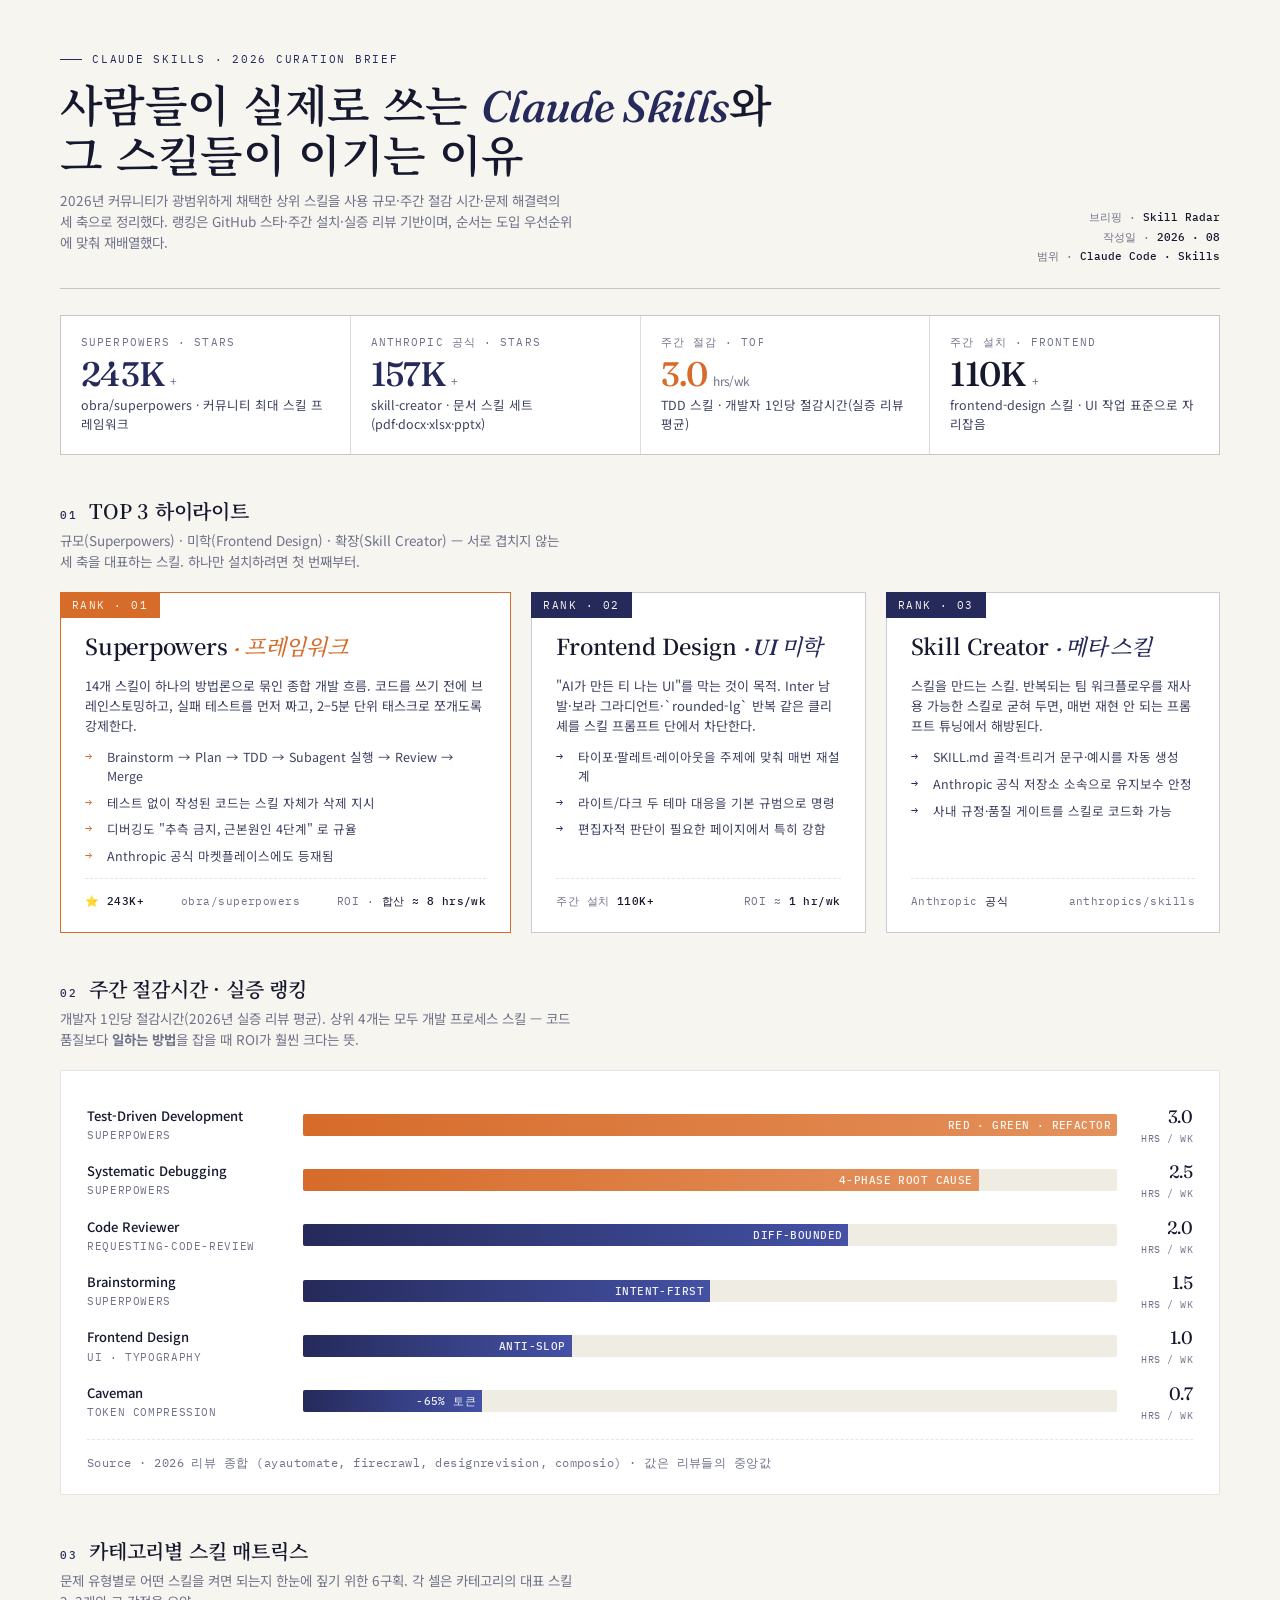
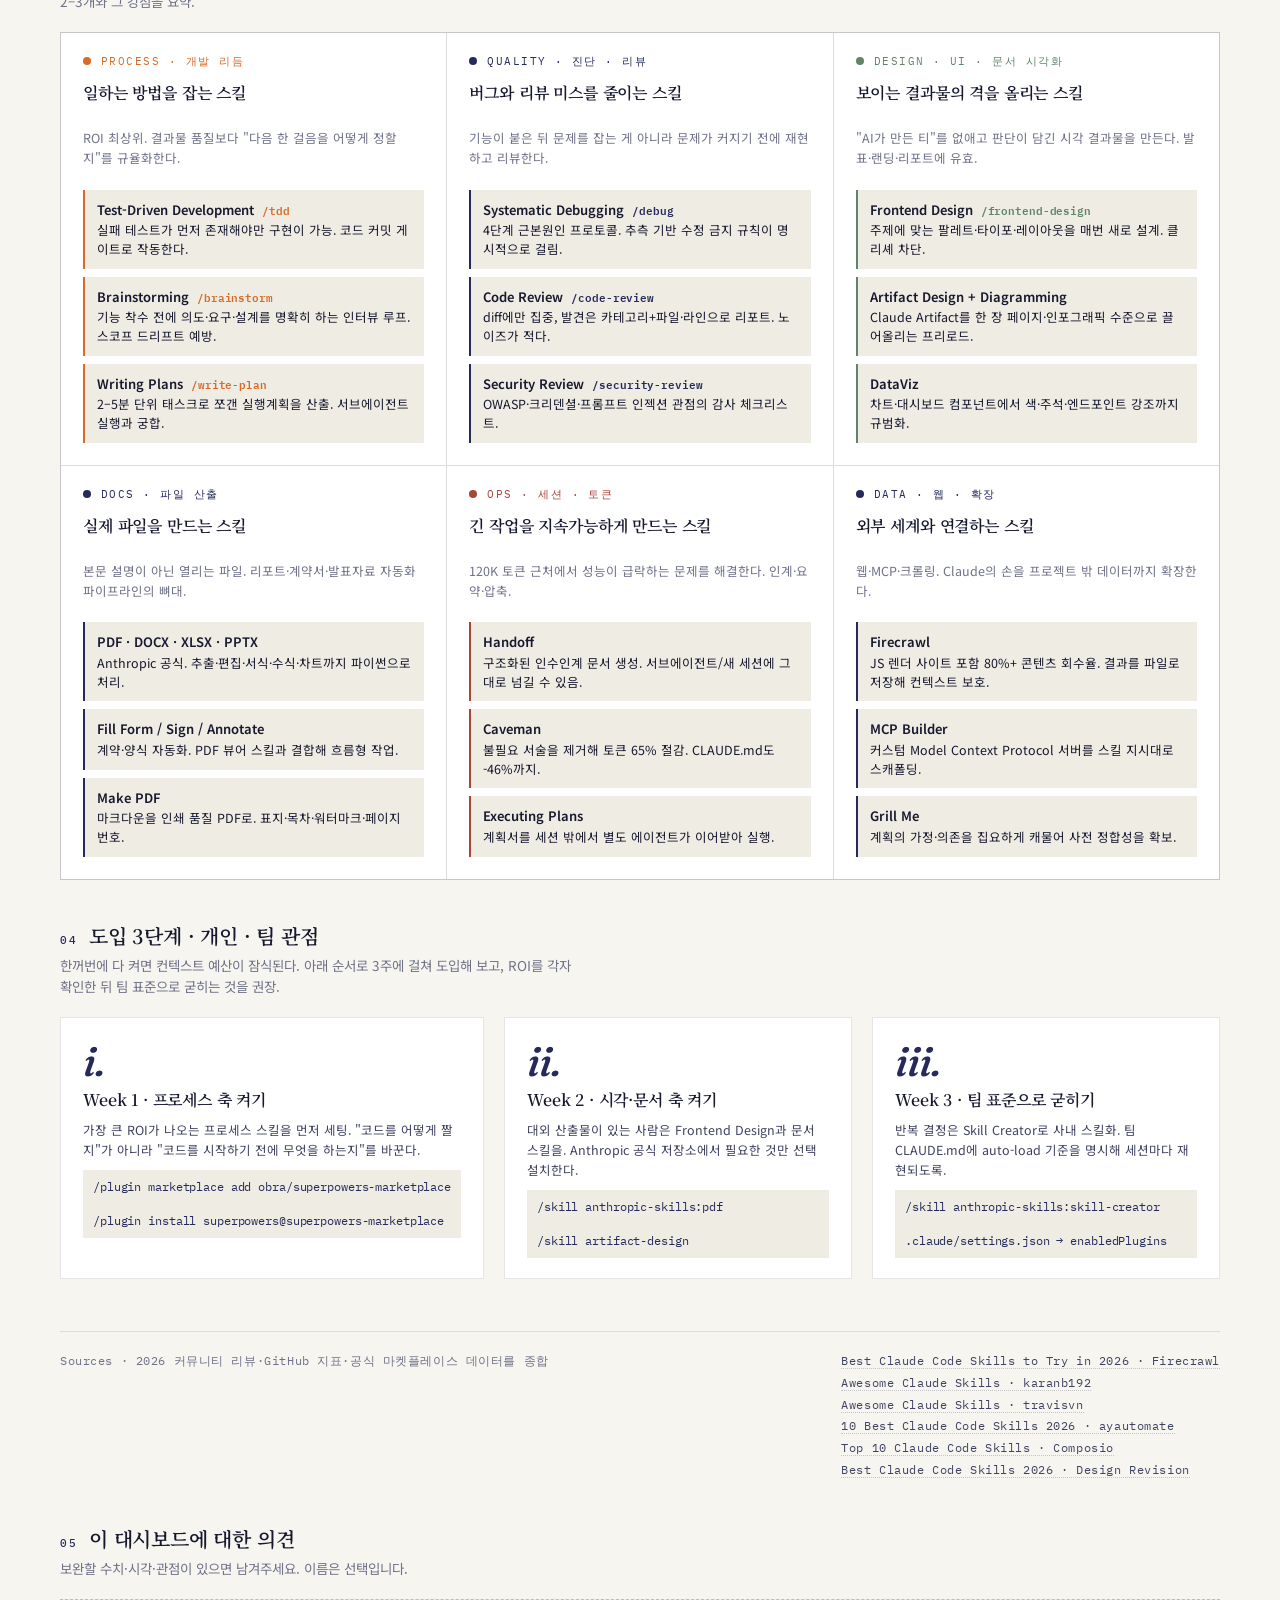
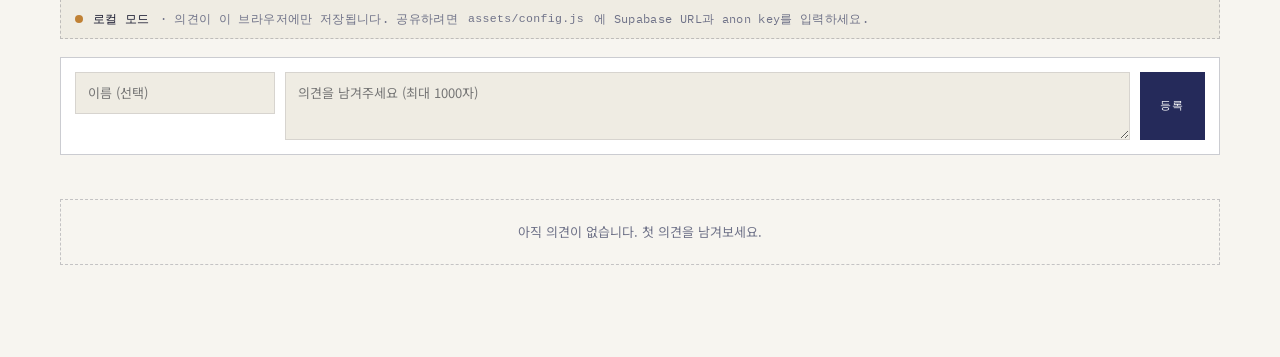
<file: skills.html>
<!DOCTYPE html><html lang="ko"><head><meta charset="utf-8"><meta name="viewport" content="width=device-width,initial-scale=1"><title>인기 Claude Skills 큐레이션</title>
<link rel="preconnect" href="https://fonts.googleapis.com">
<link rel="preconnect" href="https://fonts.gstatic.com" crossorigin>
<link rel="stylesheet" href="https://fonts.googleapis.com/css2?family=Fraunces:opsz,ital,wght@9..144,0,400;9..144,0,500;9..144,0,600;9..144,1,400;9..144,1,500&family=IBM+Plex+Mono:wght@400;500&family=Noto+Sans+KR:wght@400;500;700&family=Noto+Serif+KR:wght@500;600;700&display=swap">
<style>
  :root {
    --ground: #F7F5F0;
    --panel: #FFFFFF;
    --panel-2: #EFECE3;
    --ink: #16182E;
    --ink-2: #3E4260;
    --muted: #6F7288;
    --line: rgba(22, 24, 46, 0.11);
    --line-strong: rgba(22, 24, 46, 0.22);
    --accent: #252A5A;
    --accent-2: #4451A5;
    --accent-soft: rgba(37, 42, 90, 0.09);
    --accent-tint: #E4E5F3;
    --spice: #D66B2A;
    --spice-soft: rgba(214, 107, 42, 0.13);
    --sage: #5F8467;
    --sage-soft: rgba(95, 132, 103, 0.12);
    --rust: #A64637;
    --rust-soft: rgba(166, 70, 55, 0.10);
    --serif-kr: "Noto Serif KR", "Fraunces", ui-serif, Georgia, serif;
    --serif-en: "Fraunces", "Noto Serif KR", ui-serif, Georgia, serif;
    --sans: "Noto Sans KR", "Inter", system-ui, -apple-system, sans-serif;
    --mono: "IBM Plex Mono", "SF Mono", ui-monospace, monospace;
  }
  @media (prefers-color-scheme: dark) {
    :root:not([data-theme="light"]) {
      --ground: #14162A;
      --panel: #1D1F38;
      --panel-2: #262842;
      --ink: #ECEBF3;
      --ink-2: #C5C6DA;
      --muted: #8B8FA8;
      --line: rgba(236, 235, 243, 0.13);
      --line-strong: rgba(236, 235, 243, 0.26);
      --accent: #8B94D8;
      --accent-2: #A9B0E4;
      --accent-soft: rgba(139, 148, 216, 0.15);
      --accent-tint: #29304F;
      --spice: #E68B54;
      --spice-soft: rgba(230, 139, 84, 0.16);
      --sage: #8AB593;
      --sage-soft: rgba(138, 181, 147, 0.14);
      --rust: #C97565;
      --rust-soft: rgba(201, 117, 101, 0.14);
    }
  }
  :root[data-theme="dark"] {
    --ground: #14162A;
    --panel: #1D1F38;
    --panel-2: #262842;
    --ink: #ECEBF3;
    --ink-2: #C5C6DA;
    --muted: #8B8FA8;
    --line: rgba(236, 235, 243, 0.13);
    --line-strong: rgba(236, 235, 243, 0.26);
    --accent: #8B94D8;
    --accent-2: #A9B0E4;
    --accent-soft: rgba(139, 148, 216, 0.15);
    --accent-tint: #29304F;
    --spice: #E68B54;
    --spice-soft: rgba(230, 139, 84, 0.16);
    --sage: #8AB593;
    --sage-soft: rgba(138, 181, 147, 0.14);
    --rust: #C97565;
    --rust-soft: rgba(201, 117, 101, 0.14);
  }
  * { box-sizing: border-box; }
  body {
    margin: 0;
    background: var(--ground);
    color: var(--ink);
    font-family: var(--sans);
    font-size: 14px;
    line-height: 1.55;
    -webkit-font-smoothing: antialiased;
    font-variant-numeric: tabular-nums;
  }
  .page {
    max-width: 1240px;
    margin: 0 auto;
    padding: 44px 40px 80px;
  }

  /* ---------- Masthead ---------- */
  .masthead {
    display: grid;
    grid-template-columns: 1fr auto;
    align-items: end;
    gap: 24px;
    padding-bottom: 22px;
    border-bottom: 1px solid var(--line-strong);
  }
  .eyebrow {
    font-family: var(--mono);
    font-size: 11px;
    letter-spacing: 0.16em;
    text-transform: uppercase;
    color: var(--accent);
    display: inline-flex;
    align-items: center;
    gap: 10px;
    margin-bottom: 12px;
  }
  .eyebrow::before {
    content: ""; width: 22px; height: 1px; background: var(--accent);
  }
  h1 {
    font-family: var(--serif-kr);
    font-weight: 600;
    font-size: clamp(32px, 4.2vw, 44px);
    line-height: 1.06;
    letter-spacing: -0.015em;
    margin: 0 0 8px;
    text-wrap: balance;
  }
  h1 em {
    font-family: var(--serif-en);
    font-style: italic;
    font-weight: 500;
    color: var(--accent);
  }
  .sub {
    color: var(--muted);
    max-width: 64ch;
    font-size: 13.5px;
  }
  .stamp {
    font-family: var(--mono);
    font-size: 11px;
    color: var(--muted);
    text-align: right;
    line-height: 1.75;
    white-space: nowrap;
  }
  .stamp b { color: var(--ink); font-weight: 500; }

  /* ---------- KPI strip ---------- */
  .strip {
    margin: 26px 0 40px;
    display: grid;
    grid-template-columns: repeat(4, 1fr);
    gap: 1px;
    background: var(--line);
    border: 1px solid var(--line);
  }
  .kpi {
    background: var(--panel);
    padding: 18px 20px 20px;
    display: flex;
    flex-direction: column;
    gap: 4px;
    min-height: 108px;
  }
  .kpi .lbl {
    font-size: 11px;
    letter-spacing: 0.10em;
    color: var(--muted);
    text-transform: uppercase;
    font-family: var(--mono);
  }
  .kpi .val {
    font-family: var(--serif-en);
    font-weight: 500;
    font-size: 34px;
    line-height: 1;
    letter-spacing: -0.02em;
    margin-top: 2px;
  }
  .kpi .val small {
    font-family: var(--sans);
    font-size: 12px;
    color: var(--muted);
    font-weight: 400;
    margin-left: 6px;
  }
  .kpi .note {
    font-size: 12.5px;
    color: var(--ink-2);
    margin-top: auto;
  }
  .kpi.accent .val { color: var(--accent); }
  .kpi.spice .val  { color: var(--spice); }

  /* ---------- Section title ---------- */
  section { margin-bottom: 40px; }
  section h2 {
    font-family: var(--serif-kr);
    font-weight: 600;
    font-size: 20px;
    letter-spacing: -0.01em;
    margin: 0 0 4px;
    display: flex;
    align-items: baseline;
    gap: 12px;
  }
  section h2 .num {
    font-family: var(--mono);
    font-size: 11px;
    letter-spacing: 0.14em;
    color: var(--accent);
    font-weight: 500;
  }
  section h2 + .lede {
    color: var(--muted);
    margin: 0 0 20px;
    font-size: 13.5px;
    max-width: 64ch;
  }

  /* ---------- Top 3 hero ---------- */
  .top3 {
    display: grid;
    grid-template-columns: 1.35fr 1fr 1fr;
    gap: 20px;
  }
  .hero {
    background: var(--panel);
    border: 1px solid var(--line-strong);
    padding: 24px 24px 22px;
    display: flex;
    flex-direction: column;
    gap: 12px;
    position: relative;
    min-height: 260px;
  }
  .hero .rank {
    position: absolute;
    top: -1px; left: -1px;
    background: var(--accent);
    color: var(--ground);
    font-family: var(--mono);
    font-size: 10.5px;
    letter-spacing: 0.14em;
    padding: 5px 12px;
    text-transform: uppercase;
  }
  .hero.a .rank { background: var(--spice); }
  .hero.a { border-color: var(--spice); border-width: 1.5px; }
  .hero .name {
    font-family: var(--serif-kr);
    font-size: 22px;
    font-weight: 600;
    margin: 12px 0 0;
    letter-spacing: -0.01em;
  }
  .hero .name em {
    font-family: var(--serif-en);
    font-style: italic;
    color: var(--accent);
    font-weight: 500;
  }
  .hero.a .name em { color: var(--spice); }
  .hero .tagline {
    color: var(--ink-2);
    font-size: 13px;
    line-height: 1.55;
  }
  .hero ul {
    list-style: none;
    padding: 0;
    margin: 0;
    display: grid;
    gap: 8px;
    font-size: 12.5px;
  }
  .hero ul li {
    display: grid;
    grid-template-columns: 14px 1fr;
    gap: 8px;
    color: var(--ink-2);
    line-height: 1.5;
  }
  .hero ul li::before {
    content: "→";
    color: var(--accent);
    font-family: var(--mono);
    font-size: 12px;
  }
  .hero.a ul li::before { color: var(--spice); }
  .hero .footline {
    margin-top: auto;
    padding-top: 14px;
    border-top: 1px dashed var(--line);
    display: flex;
    justify-content: space-between;
    font-family: var(--mono);
    font-size: 11px;
    color: var(--muted);
    letter-spacing: 0.04em;
  }
  .hero .footline b {
    color: var(--ink);
    font-weight: 500;
  }

  /* ---------- ROI bar chart ---------- */
  .roi {
    background: var(--panel);
    border: 1px solid var(--line);
    padding: 24px 26px 22px;
  }
  .roi-grid {
    display: grid;
    grid-template-columns: 200px 1fr 60px;
    row-gap: 12px;
    column-gap: 16px;
    align-items: center;
    font-size: 13px;
    margin-top: 8px;
  }
  .roi-name {
    font-family: var(--sans);
    color: var(--ink);
    font-weight: 500;
  }
  .roi-name small {
    display: block;
    font-family: var(--mono);
    font-size: 10.5px;
    color: var(--muted);
    letter-spacing: 0.06em;
    font-weight: 400;
    margin-top: 1px;
  }
  .track {
    height: 22px;
    background: var(--panel-2);
    position: relative;
    border-radius: 2px;
    overflow: hidden;
  }
  .fill {
    position: absolute;
    inset: 0 auto 0 0;
    background: linear-gradient(90deg, var(--accent), var(--accent-2));
  }
  .fill.hi { background: linear-gradient(90deg, var(--spice), #E4915C); }
  .track .end {
    position: absolute;
    right: 6px;
    top: 50%;
    transform: translateY(-50%);
    font-family: var(--mono);
    font-size: 10.5px;
    color: rgba(255,255,255,0.92);
    letter-spacing: 0.04em;
    font-weight: 500;
  }
  .roi-hrs {
    font-family: var(--serif-en);
    font-size: 18px;
    color: var(--ink);
    text-align: right;
    letter-spacing: -0.01em;
  }
  .roi-hrs small {
    display: block;
    font-family: var(--mono);
    font-size: 10px;
    color: var(--muted);
    letter-spacing: 0.05em;
  }
  .roi-cap {
    margin-top: 16px;
    padding-top: 14px;
    border-top: 1px dashed var(--line);
    font-size: 11.5px;
    color: var(--muted);
    font-family: var(--mono);
    letter-spacing: 0.04em;
  }

  /* ---------- Category matrix ---------- */
  .cats {
    display: grid;
    grid-template-columns: repeat(3, 1fr);
    gap: 1px;
    background: var(--line);
    border: 1px solid var(--line);
  }
  .cat {
    background: var(--panel);
    padding: 20px 22px 22px;
    display: flex;
    flex-direction: column;
    gap: 10px;
    min-height: 200px;
  }
  .cat .cat-tag {
    display: flex;
    align-items: center;
    gap: 10px;
    font-family: var(--mono);
    font-size: 10.5px;
    letter-spacing: 0.14em;
    color: var(--accent);
    text-transform: uppercase;
  }
  .cat .cat-tag .dot {
    width: 8px; height: 8px; border-radius: 50%; background: var(--accent);
  }
  .cat.a .cat-tag { color: var(--spice); }
  .cat.a .cat-tag .dot { background: var(--spice); }
  .cat.b .cat-tag { color: var(--sage); }
  .cat.b .cat-tag .dot { background: var(--sage); }
  .cat.c .cat-tag { color: var(--rust); }
  .cat.c .cat-tag .dot { background: var(--rust); }
  .cat h3 {
    font-family: var(--serif-kr);
    font-size: 16px;
    font-weight: 600;
    margin: 2px 0 0;
    letter-spacing: -0.01em;
  }
  .cat .why {
    font-size: 12.5px;
    color: var(--muted);
    line-height: 1.55;
  }
  .cat .skills {
    list-style: none;
    padding: 0;
    margin: auto 0 0;
    display: grid;
    gap: 8px;
  }
  .cat .skills li {
    padding: 10px 12px;
    background: var(--panel-2);
    border-left: 2px solid var(--accent);
    font-size: 12.5px;
    line-height: 1.5;
  }
  .cat.a .skills li { border-left-color: var(--spice); }
  .cat.b .skills li { border-left-color: var(--sage); }
  .cat.c .skills li { border-left-color: var(--rust); }
  .cat .skills li b {
    font-family: var(--sans);
    font-weight: 600;
    color: var(--ink);
    display: block;
    font-size: 13px;
    margin-bottom: 2px;
  }
  .cat .skills li b code {
    font-family: var(--mono);
    font-size: 11px;
    background: transparent;
    color: var(--accent);
    margin-left: 4px;
    letter-spacing: -0.01em;
  }
  .cat.a .skills li b code { color: var(--spice); }
  .cat.b .skills li b code { color: var(--sage); }
  .cat.c .skills li b code { color: var(--rust); }

  /* ---------- Adoption guide ---------- */
  .adopt {
    display: grid;
    grid-template-columns: repeat(3, 1fr);
    gap: 20px;
  }
  .step {
    background: var(--panel);
    border: 1px solid var(--line);
    padding: 22px 22px 20px;
    position: relative;
  }
  .step .idx {
    font-family: var(--serif-en);
    font-style: italic;
    font-size: 42px;
    line-height: 1;
    color: var(--accent);
    font-weight: 500;
    letter-spacing: -0.02em;
  }
  .step h4 {
    margin: 6px 0 8px;
    font-family: var(--serif-kr);
    font-weight: 600;
    font-size: 16px;
    letter-spacing: -0.01em;
  }
  .step p {
    margin: 0 0 10px;
    color: var(--ink-2);
    font-size: 12.5px;
    line-height: 1.6;
  }
  .step code.cmd {
    display: block;
    font-family: var(--mono);
    font-size: 11.5px;
    background: var(--panel-2);
    padding: 8px 10px;
    color: var(--accent);
    letter-spacing: -0.01em;
    overflow-x: auto;
    white-space: nowrap;
  }

  /* ---------- Footer ---------- */
  .foot {
    margin-top: 52px;
    padding-top: 20px;
    border-top: 1px solid var(--line);
    display: flex;
    justify-content: space-between;
    gap: 24px;
    flex-wrap: wrap;
    font-size: 11.5px;
    color: var(--muted);
    font-family: var(--mono);
    letter-spacing: 0.05em;
  }
  .foot ul { list-style: none; padding: 0; margin: 0; display: grid; gap: 4px; max-width: 620px; }
  .foot a { color: var(--ink-2); text-decoration: none; border-bottom: 1px dotted var(--line-strong); }

  @media (max-width: 940px) {
    .page { padding: 32px 22px 60px; }
    .strip { grid-template-columns: repeat(2, 1fr); }
    .top3 { grid-template-columns: 1fr; }
    .cats { grid-template-columns: 1fr; }
    .adopt { grid-template-columns: 1fr; }
    .roi-grid { grid-template-columns: 1fr; row-gap: 6px; }
    .roi-grid .track { height: 14px; }
    .roi-hrs { text-align: left; }
    .masthead { grid-template-columns: 1fr; }
    .stamp { text-align: left; white-space: normal; }
  }
</style>
<link rel="stylesheet" href="/assets/comments.css">
</head><body><div class="page">

  <!-- MASTHEAD -->
  <header class="masthead">
    <div>
      <div class="eyebrow">Claude Skills · 2026 Curation Brief</div>
      <h1>사람들이 실제로 쓰는 <em>Claude Skills</em>와<br>그 스킬들이 이기는 이유</h1>
      <p class="sub">2026년 커뮤니티가 광범위하게 채택한 상위 스킬을 사용 규모·주간 절감 시간·문제 해결력의 세 축으로 정리했다. 랭킹은 GitHub 스타·주간 설치·실증 리뷰 기반이며, 순서는 도입 우선순위에 맞춰 재배열했다.</p>
    </div>
    <div class="stamp">
      브리핑 · <b>Skill Radar</b><br>
      작성일 · <b>2026 · 08</b><br>
      범위 · <b>Claude Code · Skills</b>
    </div>
  </header>

  <!-- KPI STRIP -->
  <div class="strip" role="group" aria-label="핵심 지표">
    <div class="kpi accent">
      <div class="lbl">Superpowers · Stars</div>
      <div class="val">243K<small>+</small></div>
      <div class="note">obra/superpowers · 커뮤니티 최대 스킬 프레임워크</div>
    </div>
    <div class="kpi accent">
      <div class="lbl">Anthropic 공식 · Stars</div>
      <div class="val">157K<small>+</small></div>
      <div class="note">skill-creator · 문서 스킬 세트(pdf·docx·xlsx·pptx)</div>
    </div>
    <div class="kpi spice">
      <div class="lbl">주간 절감 · TOP</div>
      <div class="val">3.0<small>hrs/wk</small></div>
      <div class="note">TDD 스킬 · 개발자 1인당 절감시간(실증 리뷰 평균)</div>
    </div>
    <div class="kpi">
      <div class="lbl">주간 설치 · Frontend</div>
      <div class="val">110K<small>+</small></div>
      <div class="note">frontend-design 스킬 · UI 작업 표준으로 자리잡음</div>
    </div>
  </div>

  <!-- TOP 3 HERO -->
  <section>
    <h2><span class="num">01</span> TOP 3 하이라이트</h2>
    <p class="lede">규모(Superpowers) · 미학(Frontend Design) · 확장(Skill Creator) — 서로 겹치지 않는 세 축을 대표하는 스킬. 하나만 설치하려면 첫 번째부터.</p>
    <div class="top3">
      <div class="hero a">
        <div class="rank">Rank · 01</div>
        <div class="name">Superpowers <em>· 프레임워크</em></div>
        <div class="tagline">14개 스킬이 하나의 방법론으로 묶인 종합 개발 흐름. 코드를 쓰기 전에 브레인스토밍하고, 실패 테스트를 먼저 짜고, 2–5분 단위 태스크로 쪼개도록 강제한다.</div>
        <ul>
          <li>Brainstorm → Plan → TDD → Subagent 실행 → Review → Merge</li>
          <li>테스트 없이 작성된 코드는 스킬 자체가 삭제 지시</li>
          <li>디버깅도 "추측 금지, 근본원인 4단계" 로 규율</li>
          <li>Anthropic 공식 마켓플레이스에도 등재됨</li>
        </ul>
        <div class="footline">
          <span>⭐ <b>243K+</b></span>
          <span>obra/superpowers</span>
          <span>ROI · <b>합산 ≈ 8 hrs/wk</b></span>
        </div>
      </div>

      <div class="hero">
        <div class="rank">Rank · 02</div>
        <div class="name">Frontend Design <em>· UI 미학</em></div>
        <div class="tagline">"AI가 만든 티 나는 UI"를 막는 것이 목적. Inter 남발·보라 그라디언트·`rounded-lg` 반복 같은 클리셰를 스킬 프롬프트 단에서 차단한다.</div>
        <ul>
          <li>타이포·팔레트·레이아웃을 주제에 맞춰 매번 재설계</li>
          <li>라이트/다크 두 테마 대응을 기본 규범으로 명령</li>
          <li>편집자적 판단이 필요한 페이지에서 특히 강함</li>
        </ul>
        <div class="footline">
          <span>주간 설치 <b>110K+</b></span>
          <span>ROI ≈ <b>1 hr/wk</b></span>
        </div>
      </div>

      <div class="hero">
        <div class="rank">Rank · 03</div>
        <div class="name">Skill Creator <em>· 메타 스킬</em></div>
        <div class="tagline">스킬을 만드는 스킬. 반복되는 팀 워크플로우를 재사용 가능한 스킬로 굳혀 두면, 매번 재현 안 되는 프롬프트 튜닝에서 해방된다.</div>
        <ul>
          <li>SKILL.md 골격·트리거 문구·예시를 자동 생성</li>
          <li>Anthropic 공식 저장소 소속으로 유지보수 안정</li>
          <li>사내 규정·품질 게이트를 스킬로 코드화 가능</li>
        </ul>
        <div class="footline">
          <span>Anthropic <b>공식</b></span>
          <span>anthropics/skills</span>
        </div>
      </div>
    </div>
  </section>

  <!-- ROI RANKING -->
  <section>
    <h2><span class="num">02</span> 주간 절감시간 · 실증 랭킹</h2>
    <p class="lede">개발자 1인당 절감시간(2026년 실증 리뷰 평균). 상위 4개는 모두 개발 프로세스 스킬 — 코드 품질보다 <b>일하는 방법</b>을 잡을 때 ROI가 훨씬 크다는 뜻.</p>
    <div class="roi">
      <div class="roi-grid" role="list">
        <div class="roi-name">Test-Driven Development <small>SUPERPOWERS</small></div>
        <div class="track"><div class="fill hi" style="width: 100%"><span class="end">RED · GREEN · REFACTOR</span></div></div>
        <div class="roi-hrs">3.0<small>HRS / WK</small></div>

        <div class="roi-name">Systematic Debugging <small>SUPERPOWERS</small></div>
        <div class="track"><div class="fill hi" style="width: 83%"><span class="end">4-PHASE ROOT CAUSE</span></div></div>
        <div class="roi-hrs">2.5<small>HRS / WK</small></div>

        <div class="roi-name">Code Reviewer <small>REQUESTING-CODE-REVIEW</small></div>
        <div class="track"><div class="fill" style="width: 67%"><span class="end">DIFF-BOUNDED</span></div></div>
        <div class="roi-hrs">2.0<small>HRS / WK</small></div>

        <div class="roi-name">Brainstorming <small>SUPERPOWERS</small></div>
        <div class="track"><div class="fill" style="width: 50%"><span class="end">INTENT-FIRST</span></div></div>
        <div class="roi-hrs">1.5<small>HRS / WK</small></div>

        <div class="roi-name">Frontend Design <small>UI · TYPOGRAPHY</small></div>
        <div class="track"><div class="fill" style="width: 33%"><span class="end">ANTI-SLOP</span></div></div>
        <div class="roi-hrs">1.0<small>HRS / WK</small></div>

        <div class="roi-name">Caveman <small>TOKEN COMPRESSION</small></div>
        <div class="track"><div class="fill" style="width: 22%"><span class="end">-65% 토큰</span></div></div>
        <div class="roi-hrs">0.7<small>HRS / WK</small></div>
      </div>
      <div class="roi-cap">Source · 2026 리뷰 종합 (ayautomate, firecrawl, designrevision, composio) · 값은 리뷰들의 중앙값</div>
    </div>
  </section>

  <!-- CATEGORY MATRIX -->
  <section>
    <h2><span class="num">03</span> 카테고리별 스킬 매트릭스</h2>
    <p class="lede">문제 유형별로 어떤 스킬을 켜면 되는지 한눈에 짚기 위한 6구획. 각 셀은 카테고리의 대표 스킬 2–3개와 그 강점을 요약.</p>
    <div class="cats">

      <div class="cat a">
        <div class="cat-tag"><span class="dot"></span>Process · 개발 리듬</div>
        <h3>일하는 방법을 잡는 스킬</h3>
        <p class="why">ROI 최상위. 결과물 품질보다 "다음 한 걸음을 어떻게 정할지"를 규율화한다.</p>
        <ul class="skills">
          <li><b>Test-Driven Development <code>/tdd</code></b>실패 테스트가 먼저 존재해야만 구현이 가능. 코드 커밋 게이트로 작동한다.</li>
          <li><b>Brainstorming <code>/brainstorm</code></b>기능 착수 전에 의도·요구·설계를 명확히 하는 인터뷰 루프. 스코프 드리프트 예방.</li>
          <li><b>Writing Plans <code>/write-plan</code></b>2–5분 단위 태스크로 쪼갠 실행계획을 산출. 서브에이전트 실행과 궁합.</li>
        </ul>
      </div>

      <div class="cat">
        <div class="cat-tag"><span class="dot"></span>Quality · 진단 · 리뷰</div>
        <h3>버그와 리뷰 미스를 줄이는 스킬</h3>
        <p class="why">기능이 붙은 뒤 문제를 잡는 게 아니라 문제가 커지기 전에 재현하고 리뷰한다.</p>
        <ul class="skills">
          <li><b>Systematic Debugging <code>/debug</code></b>4단계 근본원인 프로토콜. 추측 기반 수정 금지 규칙이 명시적으로 걸림.</li>
          <li><b>Code Review <code>/code-review</code></b>diff에만 집중, 발견은 카테고리+파일·라인으로 리포트. 노이즈가 적다.</li>
          <li><b>Security Review <code>/security-review</code></b>OWASP·크리덴셜·프롬프트 인젝션 관점의 감사 체크리스트.</li>
        </ul>
      </div>

      <div class="cat b">
        <div class="cat-tag"><span class="dot"></span>Design · UI · 문서 시각화</div>
        <h3>보이는 결과물의 격을 올리는 스킬</h3>
        <p class="why">"AI가 만든 티"를 없애고 판단이 담긴 시각 결과물을 만든다. 발표·랜딩·리포트에 유효.</p>
        <ul class="skills">
          <li><b>Frontend Design <code>/frontend-design</code></b>주제에 맞는 팔레트·타이포·레이아웃을 매번 새로 설계. 클리셰 차단.</li>
          <li><b>Artifact Design + Diagramming</b>Claude Artifact를 한 장 페이지·인포그래픽 수준으로 끌어올리는 프리로드.</li>
          <li><b>DataViz</b>차트·대시보드 컴포넌트에서 색·주석·엔드포인트 강조까지 규범화.</li>
        </ul>
      </div>

      <div class="cat">
        <div class="cat-tag"><span class="dot"></span>Docs · 파일 산출</div>
        <h3>실제 파일을 만드는 스킬</h3>
        <p class="why">본문 설명이 아닌 열리는 파일. 리포트·계약서·발표자료 자동화 파이프라인의 뼈대.</p>
        <ul class="skills">
          <li><b>PDF · DOCX · XLSX · PPTX</b>Anthropic 공식. 추출·편집·서식·수식·차트까지 파이썬으로 처리.</li>
          <li><b>Fill Form / Sign / Annotate</b>계약·양식 자동화. PDF 뷰어 스킬과 결합해 흐름형 작업.</li>
          <li><b>Make PDF</b>마크다운을 인쇄 품질 PDF로. 표지·목차·워터마크·페이지 번호.</li>
        </ul>
      </div>

      <div class="cat c">
        <div class="cat-tag"><span class="dot"></span>Ops · 세션 · 토큰</div>
        <h3>긴 작업을 지속가능하게 만드는 스킬</h3>
        <p class="why">120K 토큰 근처에서 성능이 급락하는 문제를 해결한다. 인계·요약·압축.</p>
        <ul class="skills">
          <li><b>Handoff</b>구조화된 인수인계 문서 생성. 서브에이전트/새 세션에 그대로 넘길 수 있음.</li>
          <li><b>Caveman</b>불필요 서술을 제거해 토큰 65% 절감. CLAUDE.md도 -46%까지.</li>
          <li><b>Executing Plans</b>계획서를 세션 밖에서 별도 에이전트가 이어받아 실행.</li>
        </ul>
      </div>

      <div class="cat">
        <div class="cat-tag"><span class="dot"></span>Data · 웹 · 확장</div>
        <h3>외부 세계와 연결하는 스킬</h3>
        <p class="why">웹·MCP·크롤링. Claude의 손을 프로젝트 밖 데이터까지 확장한다.</p>
        <ul class="skills">
          <li><b>Firecrawl</b>JS 렌더 사이트 포함 80%+ 콘텐츠 회수율. 결과를 파일로 저장해 컨텍스트 보호.</li>
          <li><b>MCP Builder</b>커스텀 Model Context Protocol 서버를 스킬 지시대로 스캐폴딩.</li>
          <li><b>Grill Me</b>계획의 가정·의존을 집요하게 캐물어 사전 정합성을 확보.</li>
        </ul>
      </div>

    </div>
  </section>

  <!-- ADOPTION GUIDE -->
  <section>
    <h2><span class="num">04</span> 도입 3단계 · 개인 · 팀 관점</h2>
    <p class="lede">한꺼번에 다 켜면 컨텍스트 예산이 잠식된다. 아래 순서로 3주에 걸쳐 도입해 보고, ROI를 각자 확인한 뒤 팀 표준으로 굳히는 것을 권장.</p>
    <div class="adopt">
      <div class="step">
        <div class="idx">i.</div>
        <h4>Week 1 · 프로세스 축 켜기</h4>
        <p>가장 큰 ROI가 나오는 프로세스 스킬을 먼저 세팅. "코드를 어떻게 짤지"가 아니라 "코드를 시작하기 전에 무엇을 하는지"를 바꾼다.</p>
        <code class="cmd">/plugin marketplace add obra/superpowers-marketplace</code>
        <code class="cmd">/plugin install superpowers@superpowers-marketplace</code>
      </div>
      <div class="step">
        <div class="idx">ii.</div>
        <h4>Week 2 · 시각·문서 축 켜기</h4>
        <p>대외 산출물이 있는 사람은 Frontend Design과 문서 스킬을. Anthropic 공식 저장소에서 필요한 것만 선택 설치한다.</p>
        <code class="cmd">/skill anthropic-skills:pdf</code>
        <code class="cmd">/skill artifact-design</code>
      </div>
      <div class="step">
        <div class="idx">iii.</div>
        <h4>Week 3 · 팀 표준으로 굳히기</h4>
        <p>반복 결정은 Skill Creator로 사내 스킬화. 팀 CLAUDE.md에 auto-load 기준을 명시해 세션마다 재현되도록.</p>
        <code class="cmd">/skill anthropic-skills:skill-creator</code>
        <code class="cmd">.claude/settings.json → enabledPlugins</code>
      </div>
    </div>
  </section>

  <!-- SOURCES -->
  <footer class="foot">
    <div>Sources · 2026 커뮤니티 리뷰·GitHub 지표·공식 마켓플레이스 데이터를 종합</div>
    <ul>
      <li><a href="https://www.firecrawl.dev/blog/best-claude-code-skills">Best Claude Code Skills to Try in 2026 · Firecrawl</a></li>
      <li><a href="https://github.com/karanb192/awesome-claude-skills">Awesome Claude Skills · karanb192</a></li>
      <li><a href="https://github.com/travisvn/awesome-claude-skills">Awesome Claude Skills · travisvn</a></li>
      <li><a href="https://www.ayautomate.com/blog/best-claude-code-skills">10 Best Claude Code Skills 2026 · ayautomate</a></li>
      <li><a href="https://composio.dev/content/top-claude-skills">Top 10 Claude Code Skills · Composio</a></li>
      <li><a href="https://designrevision.com/blog/best-claude-code-skills">Best Claude Code Skills 2026 · Design Revision</a></li>
    </ul>
  </footer>

  <section class="cm" data-comments-mount data-page-id="skills">
    <h2><span class="num">05</span> 이 대시보드에 대한 의견</h2>
    <p class="lede">보완할 수치·시각·관점이 있으면 남겨주세요. 이름은 선택입니다.</p>
    <div class="cm-banner"><span class="dot"></span><b>모드 확인 중…</b></div>
    <form class="cm-form" autocomplete="off">
      <input type="text" name="author" placeholder="이름 (선택)" maxlength="40">
      <textarea name="body" placeholder="의견을 남겨주세요 (최대 1000자)" maxlength="1000" required></textarea>
      <button type="submit">등록</button>
    </form>
    <p class="cm-status" role="status" aria-live="polite"></p>
    <ul class="cm-list"></ul>
  </section>
  <script src="/assets/config.js"></script>
  <script src="/assets/comments.js" defer></script>


</div>
</body></html>
</file>
<file: assets/comments.css>
/* comments.css — 두 대시보드 팔레트(CSS 변수)를 그대로 상속해 붙는다 */
.cm {
  margin: 44px 0 12px;
}
.cm h2 {
  font-family: var(--serif-kr);
  font-weight: 600;
  font-size: 20px;
  letter-spacing: -0.01em;
  margin: 0 0 4px;
  display: flex;
  align-items: baseline;
  gap: 12px;
}
.cm h2 .num {
  font-family: var(--mono);
  font-size: 11px;
  letter-spacing: 0.14em;
  color: var(--accent);
  font-weight: 500;
}
.cm .lede {
  color: var(--muted);
  margin: 0 0 20px;
  font-size: 13.5px;
  max-width: 60ch;
}

.cm-banner {
  display: flex;
  align-items: center;
  gap: 10px;
  padding: 10px 14px;
  border: 1px dashed var(--line-strong);
  background: var(--panel-warm, var(--panel-2, var(--panel)));
  font-family: var(--mono);
  font-size: 11.5px;
  color: var(--muted);
  letter-spacing: 0.03em;
  margin-bottom: 18px;
}
.cm-banner b { color: var(--ink); font-weight: 500; }
.cm-banner .dot {
  width: 8px; height: 8px; border-radius: 50%;
  background: var(--muted);
  flex-shrink: 0;
}
.cm-banner.mode-cloud .dot { background: var(--accent); }
.cm-banner.mode-local .dot { background: #C08135; }

.cm-form {
  display: grid;
  grid-template-columns: 200px 1fr auto;
  gap: 10px;
  background: var(--panel);
  border: 1px solid var(--line-strong);
  padding: 14px;
  align-items: start;
}
.cm-form input,
.cm-form textarea {
  width: 100%;
  background: var(--panel-warm, var(--panel-2, var(--panel)));
  border: 1px solid var(--line);
  color: var(--ink);
  font-family: var(--sans);
  font-size: 13px;
  padding: 10px 12px;
  resize: vertical;
  min-height: 42px;
}
.cm-form textarea { min-height: 68px; }
.cm-form input:focus,
.cm-form textarea:focus {
  outline: 2px solid var(--accent);
  outline-offset: 1px;
  border-color: var(--accent);
}
.cm-form button {
  padding: 12px 20px;
  background: var(--accent);
  color: var(--panel);
  border: 0;
  font-family: var(--mono);
  font-size: 11px;
  letter-spacing: 0.14em;
  text-transform: uppercase;
  cursor: pointer;
  align-self: stretch;
  transition: opacity .15s ease;
}
.cm-form button:hover { opacity: 0.88; }
.cm-form button:disabled { opacity: 0.5; cursor: not-allowed; }
.cm-status {
  font-family: var(--mono);
  font-size: 11px;
  color: var(--muted);
  letter-spacing: 0.05em;
  margin: 8px 0 0;
  min-height: 16px;
}
.cm-status.ok   { color: var(--accent); }
.cm-status.err  { color: #A64637; }
.cm-status.busy { color: var(--muted); }

.cm-list {
  list-style: none;
  padding: 0;
  margin: 20px 0 0;
  display: grid;
  gap: 10px;
}
.cm-item {
  background: var(--panel);
  border: 1px solid var(--line);
  padding: 14px 16px;
  border-left: 2px solid var(--accent);
}
.cm-meta {
  font-family: var(--mono);
  font-size: 10.5px;
  letter-spacing: 0.08em;
  color: var(--muted);
  margin-bottom: 6px;
  text-transform: uppercase;
}
.cm-meta b {
  color: var(--ink);
  font-weight: 500;
  font-family: var(--sans);
  text-transform: none;
  letter-spacing: 0;
  font-size: 12.5px;
  margin-right: 8px;
}
.cm-body {
  font-size: 13.5px;
  color: var(--ink);
  line-height: 1.6;
  white-space: pre-wrap;
  word-break: break-word;
}
.cm-empty {
  padding: 22px;
  border: 1px dashed var(--line-strong);
  background: transparent;
  text-align: center;
  color: var(--muted);
  font-size: 13px;
}

@media (max-width: 720px) {
  .cm-form {
    grid-template-columns: 1fr;
  }
  .cm-form button { width: 100%; }
}
</file>
